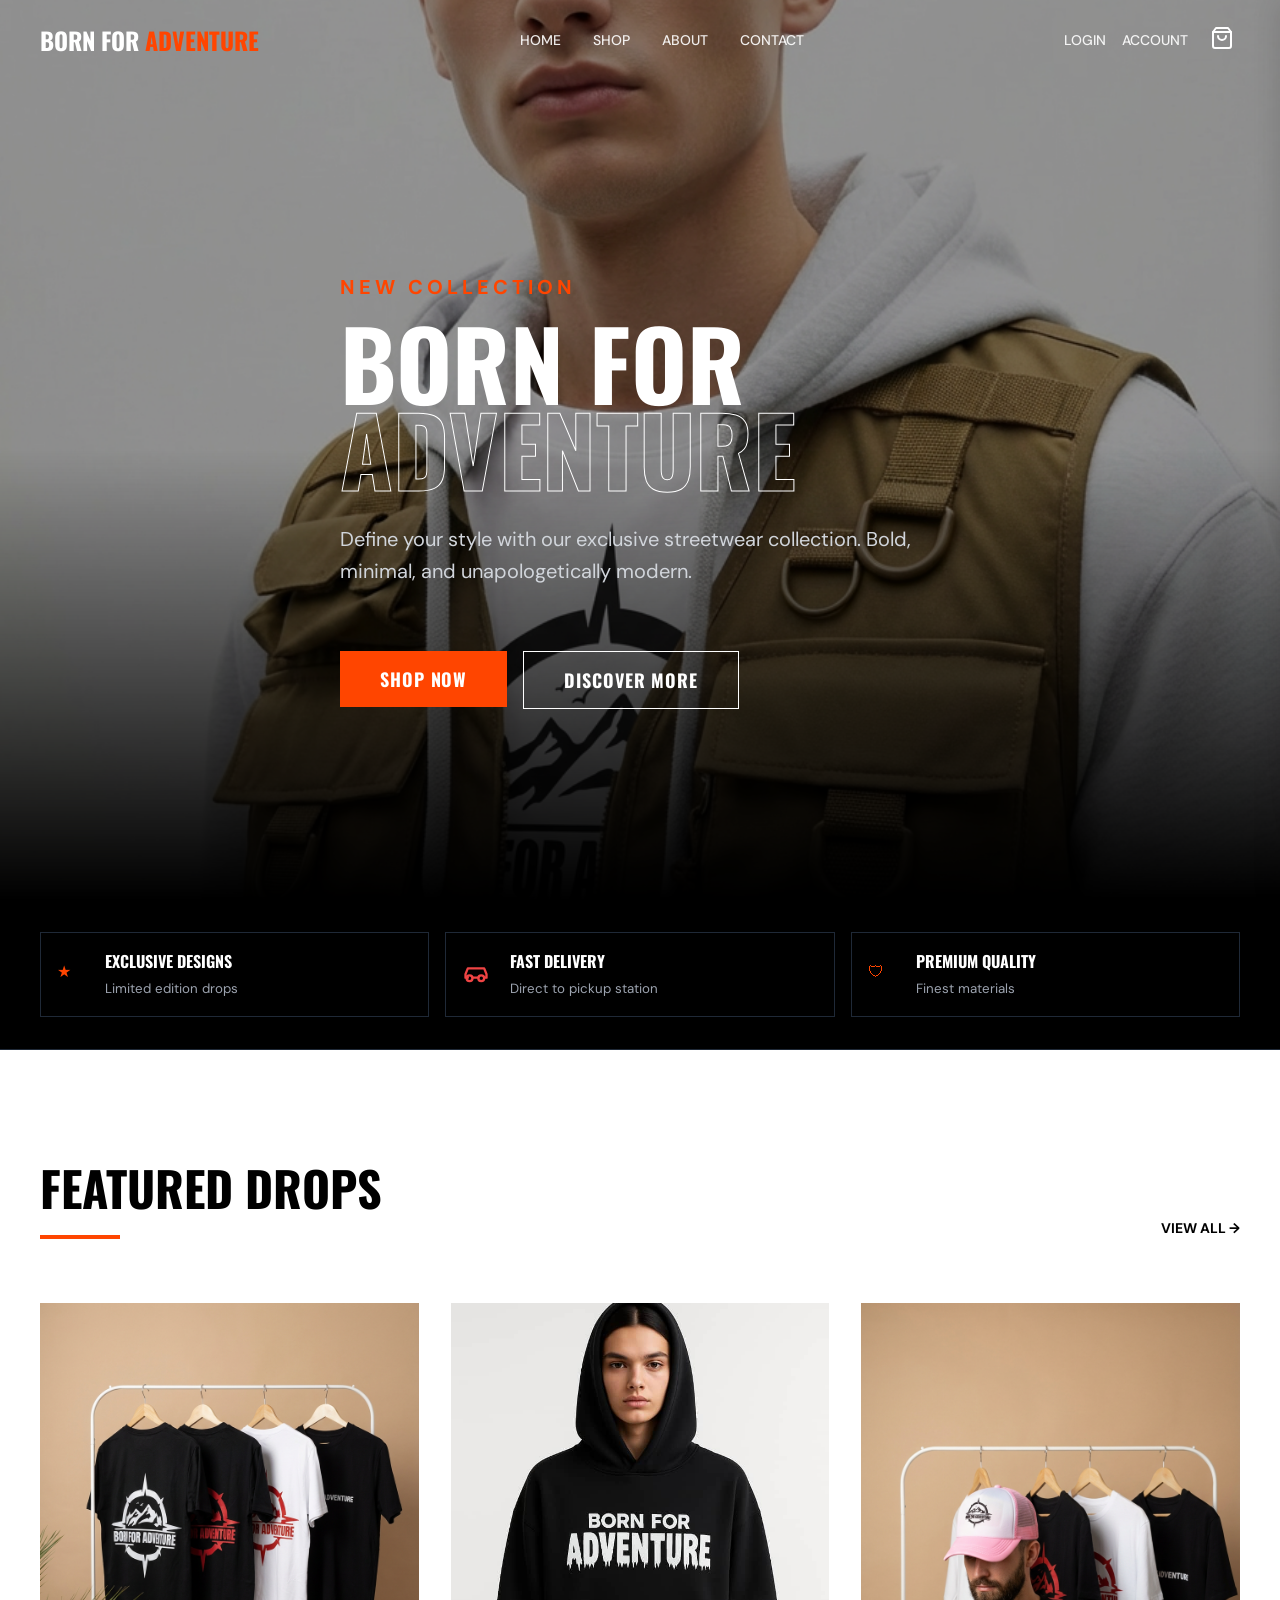
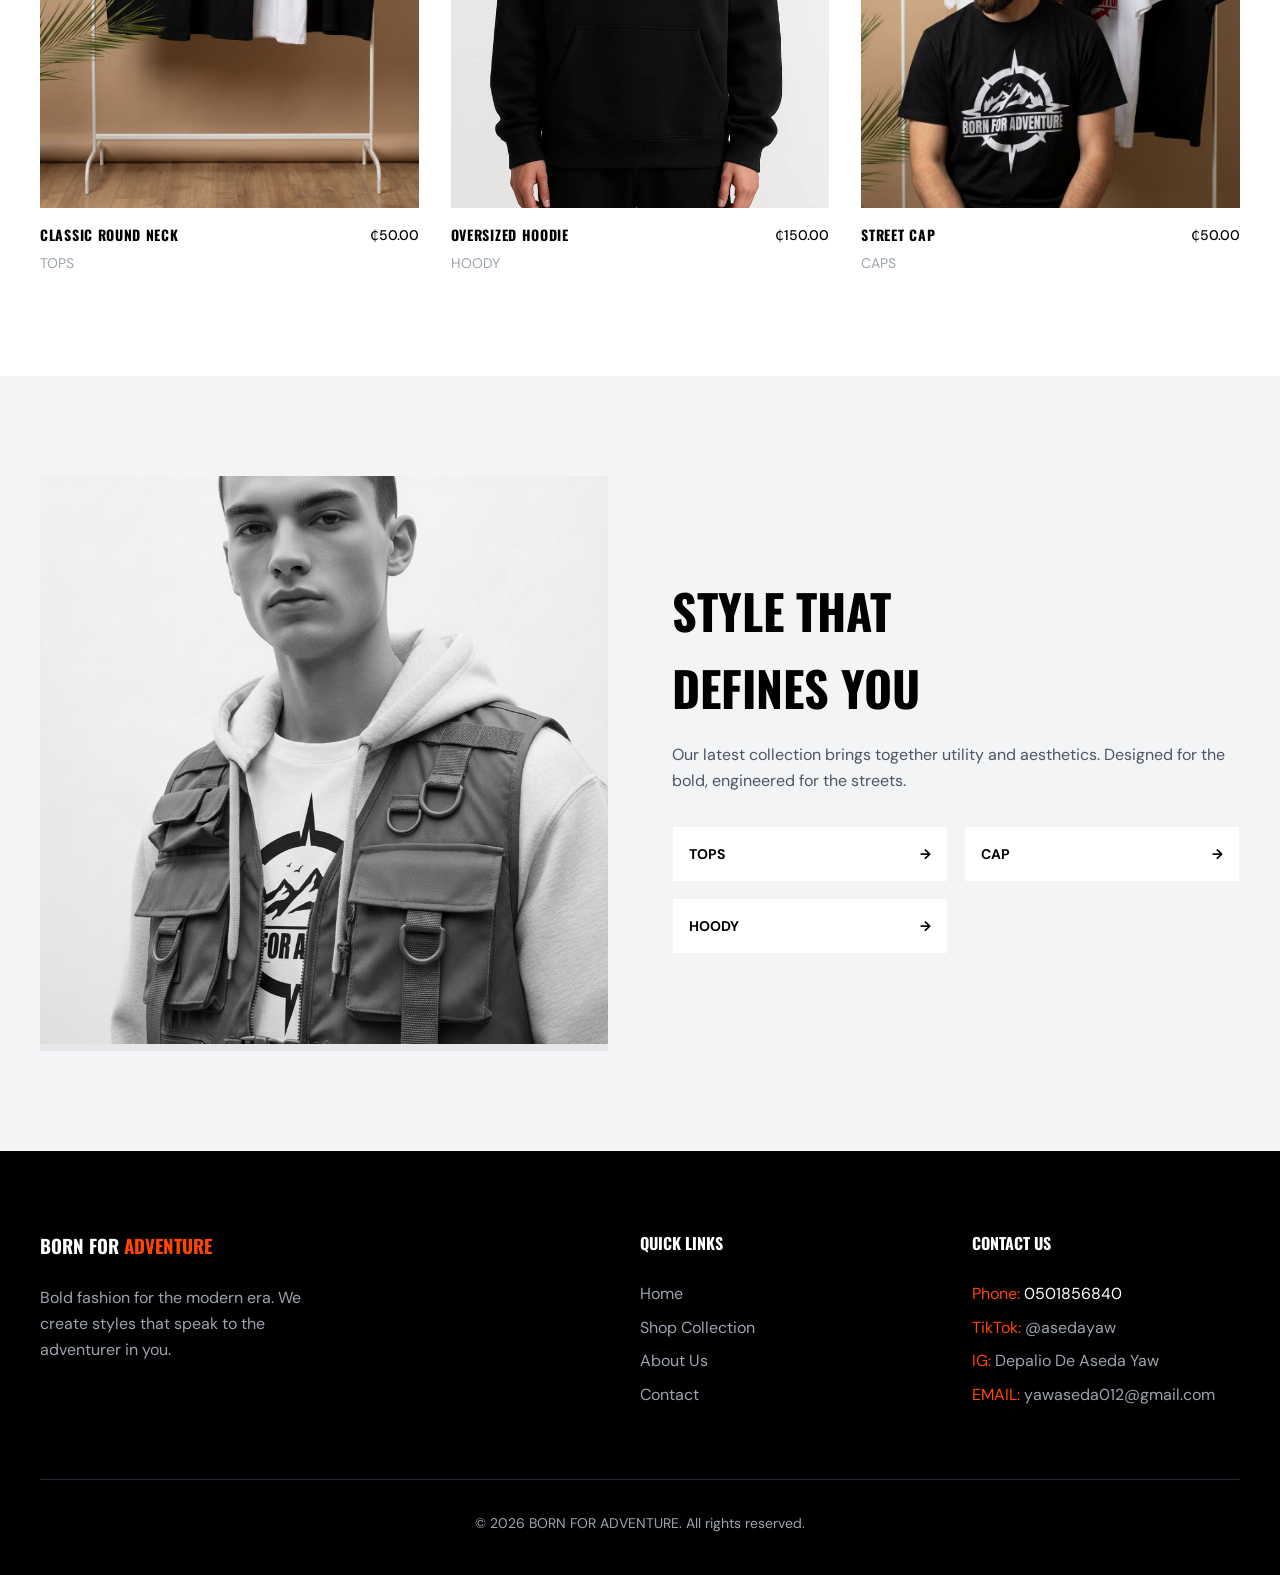
<file: index.html>
<!DOCTYPE html>
<html lang="en">
<head>
    <meta charset="UTF-8">
    <meta name="viewport" content="width=device-width, initial-scale=1.0">
    <meta property="og:title" content="BORN FOR ADVENTURE | Modern Fashion" />
    <meta property="og:description" content="Discover bold, modern fashion at BORN FOR ADVENTURE. Shop our exclusive collection of streetwear essentials." />
    <meta property="og:type" content="website" />
    <meta name="twitter:card" content="summary_large_image" />
    <meta name="twitter:title" content="BORN FOR ADVENTURE" />
    <meta name="twitter:description" content="Discover bold, modern fashion at BORN FOR ADVENTURE." />
    <title>BORN FOR ADVENTURE | Modern Fashion</title>
    <link rel="icon" type="image/png" href="/favicon.png" />
    
    <!-- Fonts -->
    <link rel="preconnect" href="https://fonts.googleapis.com">
    <link rel="preconnect" href="https://fonts.gstatic.com" crossorigin>
    <link href="https://fonts.googleapis.com/css2?family=DM+Sans:ital,opsz,wght@0,9..40,100..1000;1,9..40,100..1000&family=Oswald:wght@200..700&display=swap" rel="stylesheet">
    
    <!-- CSS -->
    <link rel="stylesheet" href="css/style.css">
</head>
<body>
    <!-- Navigation -->
    <nav class="navbar">
        <div class="navbar-container">
            <button class="mobile-menu-btn">☰</button>
            <a href="index.html" class="logo">Born For <span class="text-accent">Adventure</span></a>
            <div class="nav-links">
                <a href="index.html" class="nav-link">Home</a>
                <a href="shop.html" class="nav-link">Shop</a>
                <a href="about.html" class="nav-link">About</a>
                <a href="contact.html" class="nav-link">Contact</a>
            </div>
            <div class="nav-actions">
                <a href="login.html" class="nav-link">Login</a>
                <a href="account.html" class="nav-link">Account</a>
                <button class="cart-btn">
                    <svg xmlns="http://www.w3.org/2000/svg" width="24" height="24" viewBox="0 0 24 24" fill="none" stroke="currentColor" stroke-width="2" stroke-linecap="round" stroke-linejoin="round"><path d="M6 2 3 6v14a2 2 0 0 0 2 2h14a2 2 0 0 0 2-2V6l-3-4Z"/><path d="M3 6h18"/><path d="M16 10a4 4 0 0 1-8 0"/></svg>
                    <span class="cart-count">0</span>
                </button>
            </div>
        </div>
    </nav>

    <!-- Cart Drawer -->
    <div class="cart-overlay"></div>
    <div class="cart-drawer">
        <div class="cart-header">
            <h3>Your Cart</h3>
            <button class="close-cart-btn" style="border:none; background:none; cursor:pointer; font-size:1.5rem;">✕</button>
        </div>
        <div class="cart-items cart-items-list">
            <!-- Items injected via JS -->
        </div>
        <div class="cart-footer">
            <div style="display:flex; justify-content:space-between; margin-bottom:16px; font-weight:700; text-transform:uppercase;">
                <span>Subtotal</span>
                <span class="cart-total-amount">?0.00</span>
            </div>
            <button class="btn btn-primary btn-block" style="margin-bottom:12px;">Checkout Now</button>
            <button class="btn btn-outline btn-block continue-shopping" style="border-color:black; color:black;">Continue Shopping</button>
        </div>
    </div>
    <!-- Hero Section -->
    <header class="hero">
        <div class="hero-bg">
            <img src="images/image.jpg" alt="Hero">
        </div>
        <div class="hero-overlay"></div>
        <div class="container hero-content">
            <div class="fade-in-up">
                <span class="hero-subtitle">New Collection</span>
                <h1 class="hero-title">Born For <br><span class="text-stroke">Adventure</span></h1>
                <p class="hero-desc">Define your style with our exclusive streetwear collection. Bold, minimal, and unapologetically modern.</p>
                <div class="hero-btns">
                    <a href="shop.html" class="btn btn-primary">Shop Now</a>
                    <a href="about.html" class="btn btn-outline">Discover More</a>
                </div>
            </div>
        </div>
    </header>
    <!-- Features -->
    <div class="features-strip">
        <div class="container">
            <div class="features-grid">
                <div class="feature-item">
                    <div class="feature-icon">★</div>
                    <div>
                        <h4>Exclusive Designs</h4>
                        <small style="color:#9ca3af">Limited edition drops</small>
                    </div>
                </div>
                <div class="feature-item">
                    <div class="feature-icon" style="color:#ef4444;">
                        <svg xmlns="http://www.w3.org/2000/svg" width="28" height="28" viewBox="0 0 24 24" fill="none" stroke="currentColor" stroke-width="2" stroke-linecap="round" stroke-linejoin="round" aria-label="Car delivery icon">
                            <path d="M14 16H9m10 0h2v-3l-2-5H5l-2 5v3h2" />
                            <circle cx="6.5" cy="16.5" r="2.5" />
                            <circle cx="16.5" cy="16.5" r="2.5" />
                        </svg>
                    </div>
                    <div>
                        <h4>Fast Delivery</h4>
                        <small style="color:#9ca3af">Direct to pickup station</small>
                    </div>
                </div>
                <div class="feature-item">
                    <div class="feature-icon">🛡</div>
                    <div>
                        <h4>Premium Quality</h4>
                        <small style="color:#9ca3af">Finest materials</small>
                    </div>
                </div>
            </div>
        </div>
    </div>
    <!-- Featured Products -->
    <section class="section">
        <div class="container">
            <div class="section-header">
                <div>
                    <h2 class="section-title">Featured Drops</h2>
                    <div class="section-line"></div>
                </div>
                <a href="shop.html" style="font-weight:700; text-transform:uppercase; font-size:0.875rem;">View All →</a>
            </div>
            <div class="grid-3" id="featured-products">
                <!-- Products injected via JS -->
            </div>
        </div>
    </section>
    <!-- CTA Section -->
    <section class="section cta-section">
        <div class="container">
            <div class="cta-grid">
                <div class="cta-image">
                    <img src="images/image.jpg" alt="Lifestyle">
                </div>
                <div>
                    <h2 class="section-title">Style That <br> Defines You</h2>
                    <p style="color:#4b5563; margin-bottom:32px;">Our latest collection brings together utility and aesthetics. Designed for the bold, engineered for the streets.</p>
                    <div class="cta-list">
                        <a href="shop.html?category=tops" class="cta-item"><span>Tops</span> <span>→</span></a>
                        <a href="shop.html?category=cap" class="cta-item"><span>Cap</span> <span>→</span></a>
                        <a href="shop.html?category=hoody" class="cta-item"><span>Hoody</span> <span>→</span></a>
                    </div>
                </div>
            </div>
        </div>
    </section>
    <!-- Footer -->
    <footer class="footer">
        <div class="container">
            <div class="footer-grid">
                <div>
                    <h3 style="margin-bottom:24px;">Born For <span class="text-accent">Adventure</span></h3>
                    <p style="color:#9ca3af; max-width:300px;">Bold fashion for the modern era. We create styles that speak to the adventurer in you.</p>
                </div>
                <div>
                    <h4 style="margin-bottom:24px;">Quick Links</h4>
                    <ul class="footer-links">
                        <li><a href="index.html">Home</a></li>
                        <li><a href="shop.html">Shop Collection</a></li>
                        <li><a href="about.html">About Us</a></li>
                        <li><a href="contact.html">Contact</a></li>
                    </ul>
                </div>
                <div>
                    <h4 style="margin-bottom:24px;">Contact Us</h4>
                    <ul class="footer-links">
                        <li><span class="text-accent">Phone:</span> 0501856840</li>
                        <a href="https://www.tiktok.com/@asedayaw">
                        <li><span class="text-accent">TikTok:</span> @asedayaw</li>
                        </a>
                        <a href="https://www.instagram.com/depalio_de_aseda_yaw/">  
                        <li><span class="text-accent">IG:</span> Depalio De Aseda Yaw</li>
                        </a>
                        <span class="text-accent">EMAIL:</span>
                        <a href="https://mail.google.com/mail/?view=cm&fs=1&to=yawaseda012@gmail.com"
                            target="_blank">yawaseda012@gmail.com
                        </a>
                    </ul>
                </div>
            </div>
            <div class="footer-bottom">
                &copy; 2026 BORN FOR ADVENTURE. All rights reserved.
            </div>
        </div>
    </footer>
    <!-- Scripts -->
    <script src="js/data.js"></script>
    <script src="js/utils.js"></script>
    <script src="js/auth.js"></script>
    <script src="js/script.js"></script>
</body>
</html>
</file>
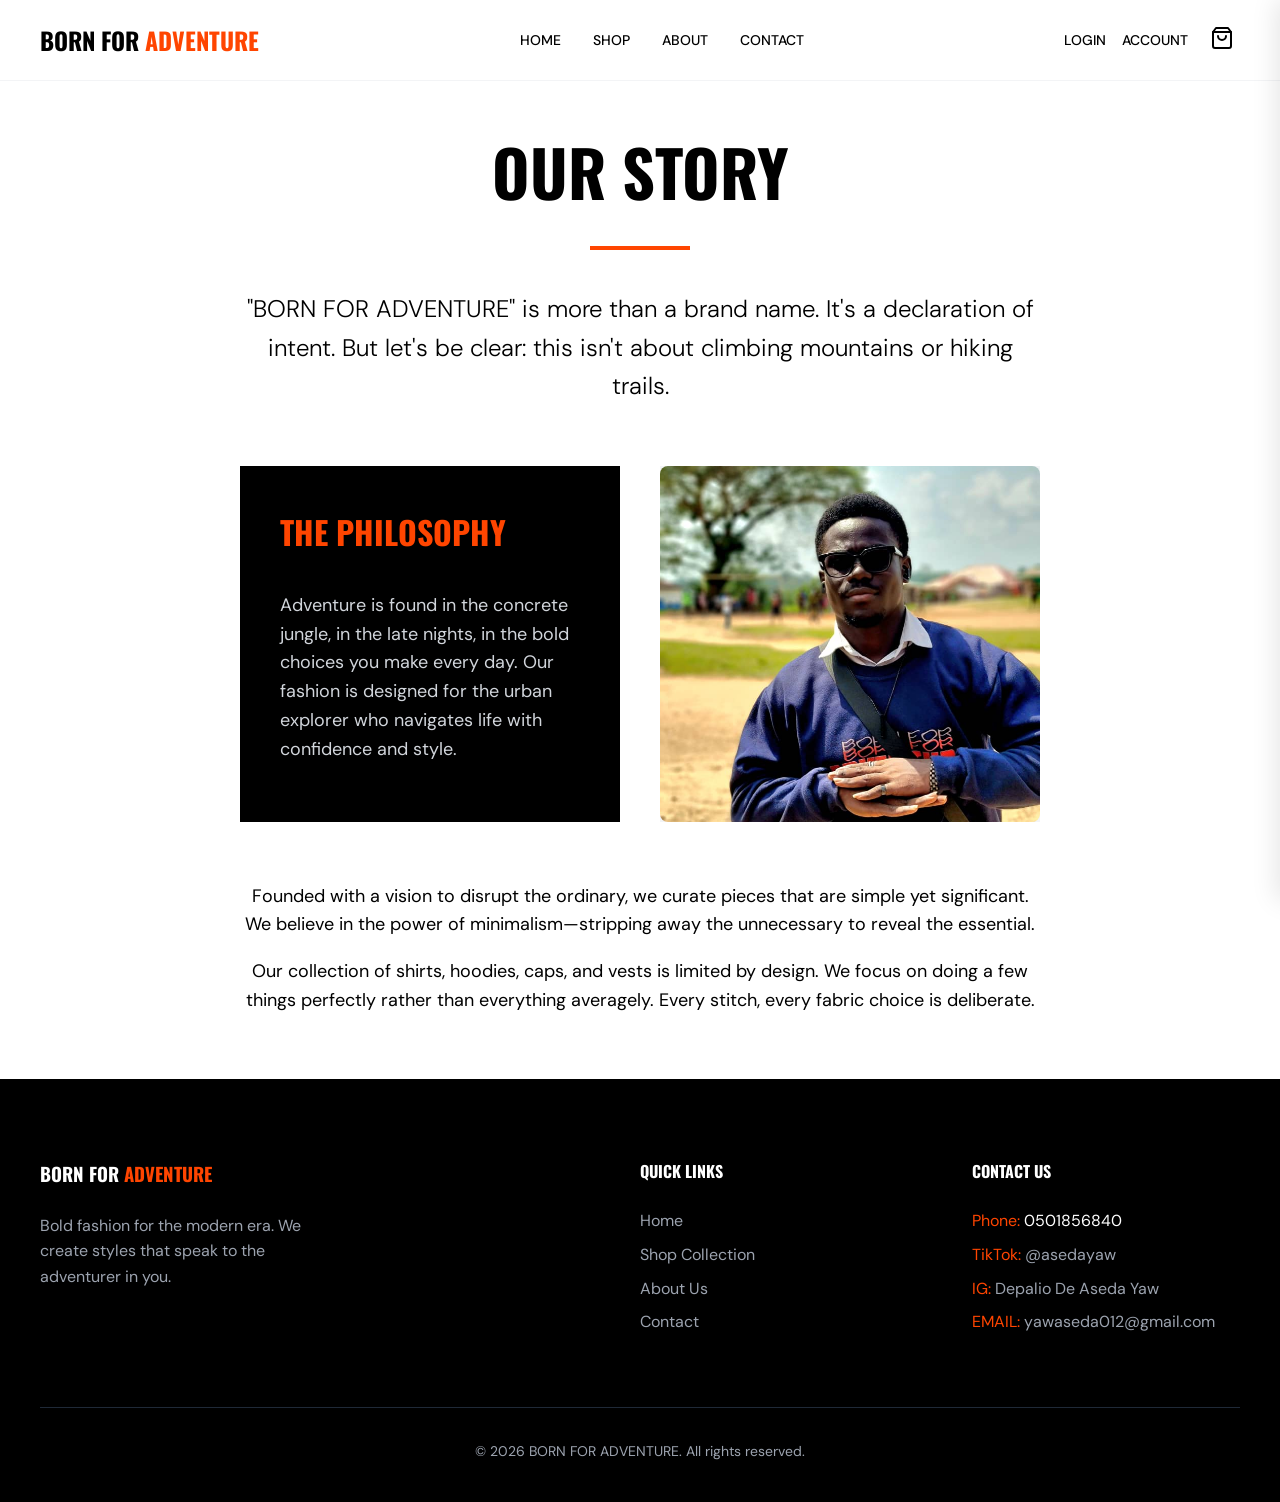
<file: about.html>
<!DOCTYPE html>
<html lang="en">
<head>
    <meta charset="UTF-8">
    <meta name="viewport" content="width=device-width, initial-scale=1.0">
    <title>About Us | BORN FOR ADVENTURE</title>
    <link rel="icon" type="image/png" href="/favicon.png" />
    <link rel="preconnect" href="https://fonts.googleapis.com">
    <link rel="preconnect" href="https://fonts.gstatic.com" crossorigin>
    <link href="https://fonts.googleapis.com/css2?family=DM+Sans:ital,opsz,wght@0,9..40,100..1000;1,9..40,100..1000&family=Oswald:wght@200..700&display=swap" rel="stylesheet">
    <link rel="stylesheet" href="css/style.css">
</head>
<body class="light-page">

    <nav class="navbar">
        <div class="navbar-container">
            <button class="mobile-menu-btn">☰</button>
            <a href="index.html" class="logo">Born For <span class="text-accent">Adventure</span></a>
            <div class="nav-links">
                <a href="index.html" class="nav-link">Home</a>
                <a href="shop.html" class="nav-link">Shop</a>
                <a href="about.html" class="nav-link">About</a>
                <a href="contact.html" class="nav-link">Contact</a>
            </div>
            <div class="nav-actions">
                <a href="login.html" class="nav-link">Login</a>
                <a href="account.html" class="nav-link">Account</a>
                <button class="cart-btn">
                    <svg xmlns="http://www.w3.org/2000/svg" width="24" height="24" viewBox="0 0 24 24" fill="none" stroke="currentColor" stroke-width="2" stroke-linecap="round" stroke-linejoin="round"><path d="M6 2 3 6v14a2 2 0 0 0 2 2h14a2 2 0 0 0 2-2V6l-3-4Z"/><path d="M3 6h18"/><path d="M16 10a4 4 0 0 1-8 0"/></svg>
                    <span class="cart-count">0</span>
                </button>
            </div>
        </div>
    </nav>

    <div class="cart-overlay"></div>
    <div class="cart-drawer">
        <div class="cart-header">
            <h3>Your Cart</h3>
            <button class="close-cart-btn" style="border:none; background:none; cursor:pointer; font-size:1.5rem;">✕</button>
        </div>
        <div class="cart-items cart-items-list"></div>
        <div class="cart-footer">
            <div style="display:flex; justify-content:space-between; margin-bottom:16px; font-weight:700; text-transform:uppercase;">
                <span>Subtotal</span>
                <span class="cart-total-amount">?0.00</span>
            </div>
            <button class="btn btn-primary btn-block" style="margin-bottom:12px;">Checkout Now</button>
            <button class="btn btn-outline btn-block continue-shopping" style="border-color:black; color:black;">Continue Shopping</button>
        </div>
    </div>

    <div class="about-hero">
        <div class="container">
            <h1 style="font-size:4rem; margin-bottom:24px;">Our Story</h1>
            <div style="width:100px; height:4px; background:var(--color-accent); margin:0 auto 40px;"></div>
            <div class="prose">
                <p style="font-size:1.5rem; font-weight:300; margin-bottom:60px;">"BORN FOR ADVENTURE" is more than a brand name. It's a declaration of intent. But let's be clear: this isn't about climbing mountains or hiking trails.</p>
                
                <div style="display:grid; grid-template-columns:1fr 1fr; gap:40px; margin-bottom:60px; text-align:left;">
                    <div style="background:black; color:white; padding:40px; display:flex; flex-direction:column; justify-content:center;">
                        <h3 style="color:var(--color-accent); font-size:2rem; margin-bottom:16px;">The Philosophy</h3>
                        <p style="color:#d1d5db;">Adventure is found in the concrete jungle, in the late nights, in the bold choices you make every day. Our fashion is designed for the urban explorer who navigates life with confidence and style.</p>
                    </div>
                    <div style="background:#f3f4f6; min-height:300px; position:relative;">
                        <img src="images/Godfred.jpeg" alt="CEO of Born for Adventure" style="position:absolute; inset:0; width:100%; height:100%; object-fit:cover; border-radius:8px;">
                    </div>
                </div>

                <p>Founded with a vision to disrupt the ordinary, we curate pieces that are simple yet significant. We believe in the power of minimalism—stripping away the unnecessary to reveal the essential.</p>
                <p>Our collection of shirts, hoodies, caps, and vests is limited by design. We focus on doing a few things perfectly rather than everything averagely. Every stitch, every fabric choice is deliberate.</p>
            </div>
        </div>
    </div>

    <footer class="footer">
        <div class="container">
            <div class="footer-grid">
                <div>
                    <h3 style="margin-bottom:24px;">Born For <span class="text-accent">Adventure</span></h3>
                    <p style="color:#9ca3af; max-width:300px;">Bold fashion for the modern era. We create styles that speak to the adventurer in you.</p>
                </div>
                <div>
                    <h4 style="margin-bottom:24px;">Quick Links</h4>
                    <ul class="footer-links">
                        <li><a href="index.html">Home</a></li>
                        <li><a href="shop.html">Shop Collection</a></li>
                        <li><a href="about.html">About Us</a></li>
                        <li><a href="contact.html">Contact</a></li>
                    </ul>
                </div>
                <div>
                    <h4 style="margin-bottom:24px;">Contact Us</h4>
                    <ul class="footer-links">
                         <li><span class="text-accent">Phone:</span> 0501856840</li>
                        <a href="https://www.tiktok.com/@asedayaw">
                        <li><span class="text-accent">TikTok:</span> @asedayaw</li>
                        </a>
                        <a href="https://www.instagram.com/depalio_de_aseda_yaw/">  
                        <li><span class="text-accent">IG:</span> Depalio De Aseda Yaw</li>
                        </a>
                        <span class="text-accent">EMAIL:</span>
                        <a href="https://mail.google.com/mail/?view=cm&fs=1&to=yawaseda012@gmail.com"
                            target="_blank">yawaseda012@gmail.com
                        </a>
                    </ul>
                </div>
            </div>
            <div class="footer-bottom">
                &copy; 2026 BORN FOR ADVENTURE. All rights reserved.
            </div>
        </div>
    </footer>

    <script src="js/data.js"></script>
    <script src="js/utils.js"></script>
    <script src="js/script.js"></script>
</body>
</html>
</file>
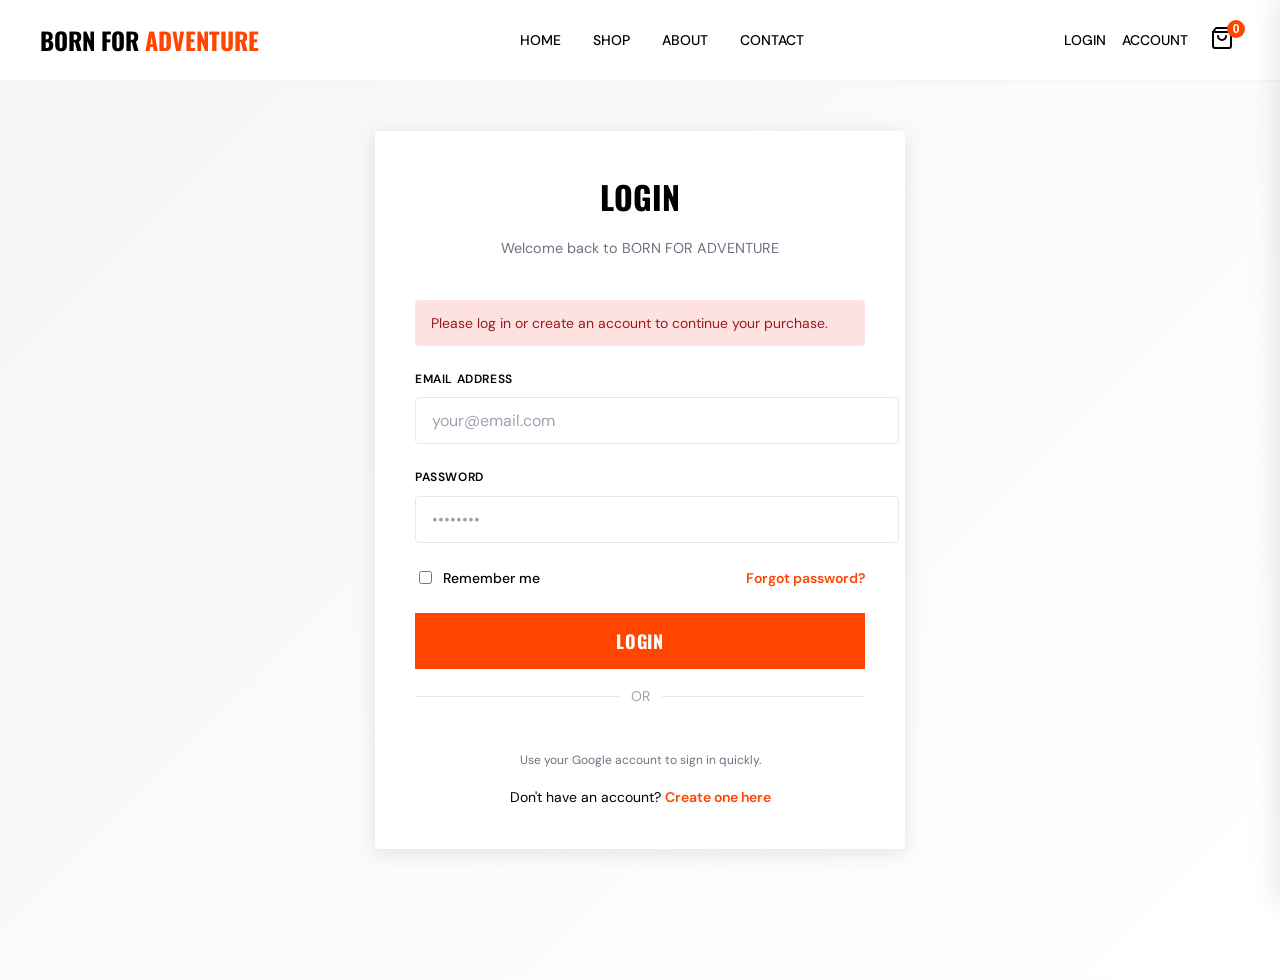
<file: account.html>
<!DOCTYPE html>
<html lang="en">
<head>
    <meta charset="UTF-8">
    <meta name="viewport" content="width=device-width, initial-scale=1.0">
    <title>My Account | BORN FOR ADVENTURE</title>
    <link rel="icon" type="image/png" href="/favicon.png" />
    <link rel="preconnect" href="https://fonts.googleapis.com">
    <link rel="preconnect" href="https://fonts.gstatic.com" crossorigin>
    <link href="https://fonts.googleapis.com/css2?family=DM+Sans:ital,opsz,wght@0,9..40,100..1000;1,9..40,100..1000&family=Oswald:wght@200..700&display=swap" rel="stylesheet">
    <link rel="stylesheet" href="css/style.css">
    <link rel="stylesheet" href="css/account.css">
</head>
<body class="light-page" id="account-page">

    <nav class="navbar">
        <div class="navbar-container">
            <button class="mobile-menu-btn">☰</button>
            <a href="index.html" class="logo">Born For <span class="text-accent">Adventure</span></a>
            <div class="nav-links">
                <a href="index.html" class="nav-link">Home</a>
                <a href="shop.html" class="nav-link">Shop</a>
                <a href="about.html" class="nav-link">About</a>
                <a href="contact.html" class="nav-link">Contact</a>
            </div>
            <div class="nav-actions">
                <a href="login.html" class="nav-link">Login</a>
                <a href="account.html" class="nav-link">Account</a>
                <button class="cart-btn">
                    <svg xmlns="http://www.w3.org/2000/svg" width="24" height="24" viewBox="0 0 24 24" fill="none" stroke="currentColor" stroke-width="2" stroke-linecap="round" stroke-linejoin="round"><path d="M6 2 3 6v14a2 2 0 0 0 2 2h14a2 2 0 0 0 2-2V6l-3-4Z"/><path d="M3 6h18"/><path d="M16 10a4 4 0 0 1-8 0"/></svg>
                    <span class="cart-count">0</span>
                </button>
            </div>
        </div>
    </nav>

    <div class="cart-overlay"></div>
    <div class="cart-drawer">
        <div class="cart-header">
            <h3>Your Cart</h3>
            <button class="close-cart-btn" style="border:none; background:none; cursor:pointer; font-size:1.5rem;">✕</button>
        </div>
        <div class="cart-items cart-items-list"></div>
        <div class="cart-footer">
            <div style="display:flex; justify-content:space-between; margin-bottom:16px; font-weight:700; text-transform:uppercase;">
                <span>Subtotal</span>
                <span class="cart-total-amount">?0.00</span>
            </div>
            <button class="btn btn-primary btn-block" style="margin-bottom:12px;">Checkout Now</button>
            <button class="btn btn-outline btn-block continue-shopping" style="border-color:black; color:black;">Continue Shopping</button>
        </div>
    </div>

    <div class="container">
        <div class="dashboard-container">
            <!-- Sidebar Navigation -->
            <div class="dashboard-sidebar">
                <div class="dashboard-nav">
                    <a href="#" class="nav-item active" data-section="overview">Overview</a>
                    <a href="#" class="nav-item" data-section="orders">My Orders</a>
                    <a href="#" class="nav-item" data-section="profile">Profile Settings</a>
                    <button class="nav-item" onclick="logout()" style="color: #ef4444;">Logout</button>
                </div>
            </div>

            <!-- Main Content -->
            <div class="dashboard-content">
                <!-- Overview Section -->
                <div id="overview" class="dashboard-section active">
                    <h2 class="section-title">Welcome Back!</h2>
                    <div class="user-info">
                        <div class="info-item">
                            <label>Name</label>
                            <p id="overview-name">-</p>
                        </div>
                        <div class="info-item">
                            <label>Email</label>
                            <p id="overview-email">-</p>
                        </div>
                        <div class="info-item">
                            <label>Member Since</label>
                            <p id="overview-member-date">-</p>
                        </div>
                        <div class="info-item">
                            <label>Total Orders</label>
                            <p id="overview-total-orders">-</p>
                        </div>
                    </div>

                    <div style="background: #eff6ff; border-left: 4px solid var(--color-accent); padding: 16px; border-radius: 4px; margin-top: 32px;">
                        <p style="margin: 0; color: #1e40af;">Start shopping now and explore our exclusive collection of streetwear. <a href="shop.html" style="color: var(--color-accent); font-weight: 600; text-decoration: none;">Browse Shop →</a></p>
                    </div>
                </div>

                <!-- Orders Section -->
                <div id="orders" class="dashboard-section">
                    <h2 class="section-title">My Orders</h2>
                    <div id="orders-container"></div>
                </div>

                <!-- Profile Settings Section -->
                <div id="profile" class="dashboard-section">
                    <h2 class="section-title">Profile Settings</h2>
                    <div class="error-message" id="profile-message" style="margin-bottom:24px; display:none;"></div>
                    <form id="profile-form" style="max-width: 500px;">
                        <div class="form-group">
                            <label for="profile-name">Full Name</label>
                            <input type="text" id="profile-name" name="name" required>
                        </div>

                        <div class="form-group">
                            <label for="profile-email">Email Address</label>
                            <input type="email" id="profile-email" name="email" required>
                        </div>

                        <div class="form-group">
                            <label for="profile-phone">Phone Number</label>
                            <input type="tel" id="profile-phone" name="phone">
                        </div>

                        <div style="margin-top: 32px; padding-top: 24px; border-top: 1px solid #e5e7eb;">
                            <h3 style="font-size: 1rem; font-weight: 700; text-transform: uppercase; margin-bottom: 16px;">Change Password</h3>
                            
                            <div class="form-group">
                                <label for="current-password">Current Password</label>
                                <input type="password" id="current-password" name="current-password" placeholder="••••••••">
                            </div>

                            <div class="form-group">
                                <label for="new-password">New Password</label>
                                <input type="password" id="new-password" name="new-password" placeholder="••••••••">
                            </div>

                            <div class="form-group">
                                <label for="confirm-new-password">Confirm New Password</label>
                                <input type="password" id="confirm-new-password" name="confirm-new-password" placeholder="••••••••">
                            </div>
                        </div>

                        <button type="submit" class="btn btn-primary">Save Changes</button>
                    </form>
                </div>
            </div>
        </div>
    </div>

    <footer class="footer">
        <div class="container">
            <div class="footer-grid">
                <div>
                    <h3 style="margin-bottom:24px;">Born For <span class="text-accent">Adventure</span></h3>
                    <p style="color:#9ca3af; max-width:300px;">Bold fashion for the modern era. We create styles that speak to the adventurer in you.</p>
                </div>
                <div>
                    <h4 style="margin-bottom:24px;">Quick Links</h4>
                    <ul class="footer-links">
                        <li><a href="index.html">Home</a></li>
                        <li><a href="shop.html">Shop Collection</a></li>
                        <li><a href="about.html">About Us</a></li>
                        <li><a href="contact.html">Contact</a></li>
                    </ul>
                </div>
                <div>
                    <h4 style="margin-bottom:24px;">Contact Us</h4>
                    <ul class="footer-links">
                        <li><span class="text-accent">Phone:</span> 0501856840</li>
                        <li><span class="text-accent">TikTok:</span> <a href="https://www.tiktok.com/@asedayaw">@asedayaw</a></li>
                        <li><span class="text-accent">IG:</span> <a href="https://www.instagram.com/depalio_de_aseda_yaw/">Depalio De Aseda Yaw</a></li>
                        <li><span class="text-accent">EMAIL:</span> <a href="https://mail.google.com/mail/?view=cm&fs=1&to=yawaseda012@gmail.com" target="_blank">yawaseda012@gmail.com</a></li>
                    </ul>
                </div>
            </div>
            <div class="footer-bottom">
                &copy; 2026 BORN FOR ADVENTURE. All rights reserved.
            </div>
        </div>
    </footer>

    <script src="js/account.js"></script>
    <script src="js/utils.js"></script>
    <script src="js/auth.js"></script>
</body>
</html>
</file>
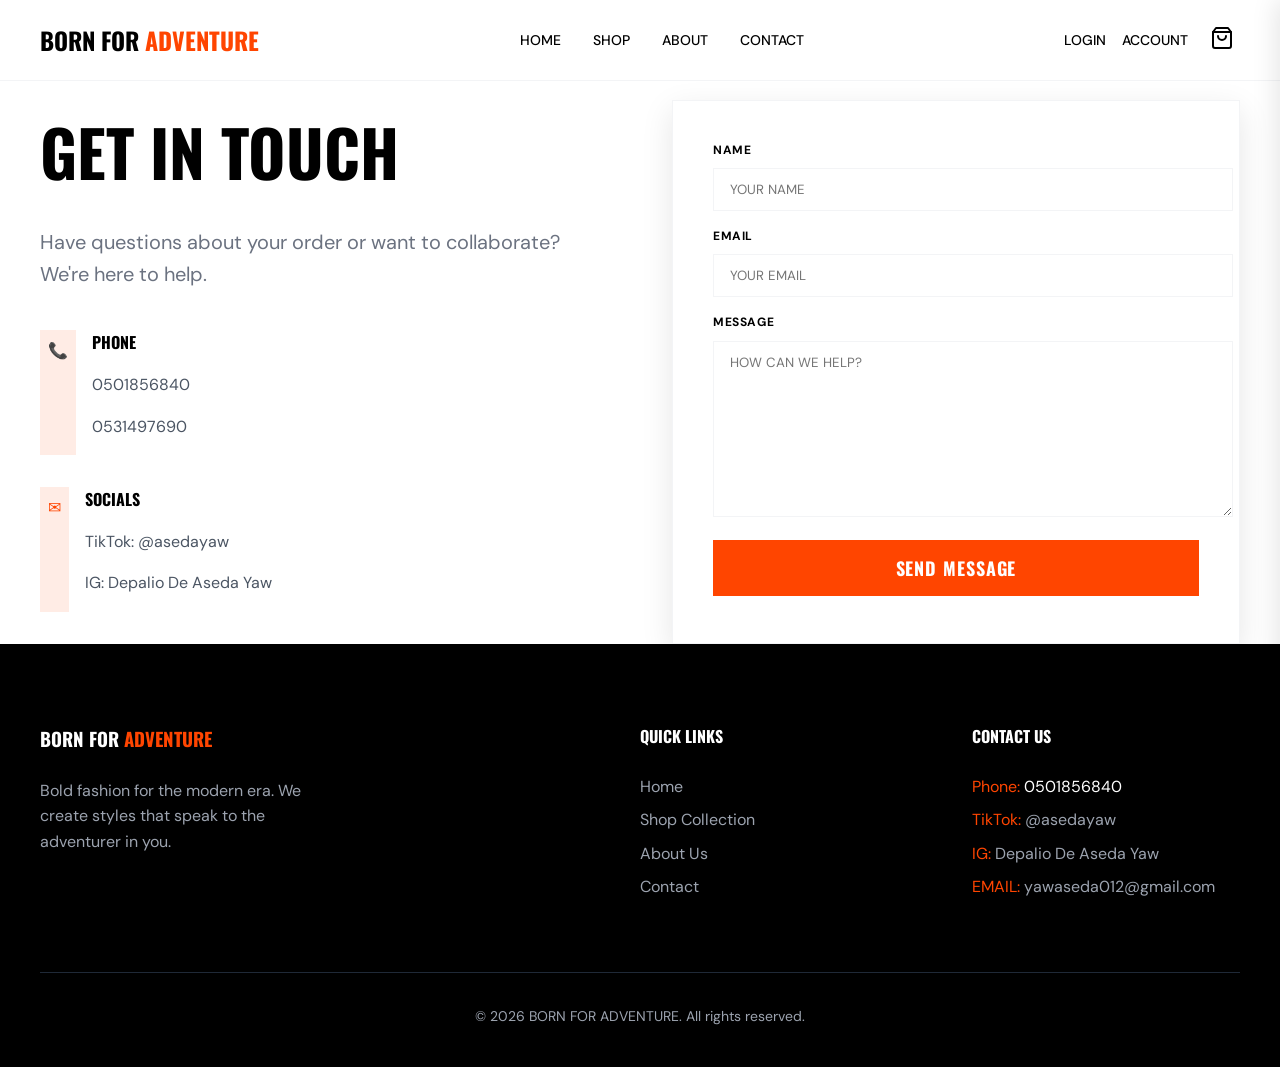
<file: contact.html>
<!DOCTYPE html>
<html lang="en">
<head>
    <meta charset="UTF-8">
    <meta name="viewport" content="width=device-width, initial-scale=1.0">
    <title>Contact | BORN FOR ADVENTURE</title>
    <link rel="icon" type="image/png" href="/favicon.png" />
    <link rel="preconnect" href="https://fonts.googleapis.com">
    <link rel="preconnect" href="https://fonts.gstatic.com" crossorigin>
    <link href="https://fonts.googleapis.com/css2?family=DM+Sans:ital,opsz,wght@0,9..40,100..1000;1,9..40,100..1000&family=Oswald:wght@200..700&display=swap" rel="stylesheet">
    <link rel="stylesheet" href="css/style.css">
</head>
<body class="light-page">

    <nav class="navbar">
        <div class="navbar-container">
            <button class="mobile-menu-btn">☰</button>
            <a href="index.html" class="logo">Born For <span class="text-accent">Adventure</span></a>
            <div class="nav-links">
                <a href="index.html" class="nav-link">Home</a>
                <a href="shop.html" class="nav-link">Shop</a>
                <a href="about.html" class="nav-link">About</a>
                <a href="contact.html" class="nav-link">Contact</a>
            </div>
            <div class="nav-actions">
                <a href="login.html" class="nav-link">Login</a>
                <a href="account.html" class="nav-link">Account</a>
                <button class="cart-btn">
                    <svg xmlns="http://www.w3.org/2000/svg" width="24" height="24" viewBox="0 0 24 24" fill="none" stroke="currentColor" stroke-width="2" stroke-linecap="round" stroke-linejoin="round"><path d="M6 2 3 6v14a2 2 0 0 0 2 2h14a2 2 0 0 0 2-2V6l-3-4Z"/><path d="M3 6h18"/><path d="M16 10a4 4 0 0 1-8 0"/></svg>
                    <span class="cart-count">0</span>
                </button>
            </div>
        </div>
    </nav>

    <div class="cart-overlay"></div>
    <div class="cart-drawer">
        <div class="cart-header">
            <h3>Your Cart</h3>
            <button class="close-cart-btn" style="border:none; background:none; cursor:pointer; font-size:1.5rem;">✕</button>
        </div>
        <div class="cart-items cart-items-list"></div>
        <div class="cart-footer">
            <div style="display:flex; justify-content:space-between; margin-bottom:16px; font-weight:700; text-transform:uppercase;">
                <span>Subtotal</span>
                <span class="cart-total-amount">?0.00</span>
            </div>
            <button class="btn btn-primary btn-block" style="margin-bottom:12px;">Checkout Now</button>
            <button class="btn btn-outline btn-block continue-shopping" style="border-color:black; color:black;">Continue Shopping</button>
        </div>
    </div>

    <div class="container">
        <div class="contact-grid">
            <div>
                <h1 style="font-size:4rem; margin-bottom:24px;">Get In Touch</h1>
                <p style="font-size:1.25rem; color:#6b7280; margin-bottom:40px;">Have questions about your order or want to collaborate? We're here to help.</p>
                
                <div class="contact-info-item">
                    <div class="icon-box">📞</div>
                    <div>
                        <h4 style="text-transform:uppercase; font-weight:700; margin-bottom:4px;">Phone</h4>
                        <p style="color:#4b5563;">0501856840</p>
                        <p style="color:#4b5563;">0531497690</p>
                    </div>
                </div>

                <div class="contact-info-item">
                    <div class="icon-box">✉</div>
                    <div>
                        <h4 style="text-transform:uppercase; font-weight:700; margin-bottom:4px;">Socials</h4>
                        <p style="color:#4b5563;">TikTok: @asedayaw</p>
                        <p style="color:#4b5563;">IG: Depalio De Aseda Yaw</p>
                    </div>
                </div>
            </div>

            <div style="background:white; padding:40px; box-shadow:0 10px 30px rgba(0,0,0,0.1); border:1px solid #f3f4f6;">
                <form id="contact-form">
                    <div class="form-group">
                        <label class="form-label" for="name">Name</label>
                        <input type="text" id="name" class="form-input" placeholder="YOUR NAME" required>
                    </div>
                    <div class="form-group">
                        <label class="form-label" for="email">Email</label>
                        <input type="email" id="email" class="form-input" placeholder="YOUR EMAIL" required>
                    </div>
                    <div class="form-group">
                        <label class="form-label" for="message">Message</label>
                        <textarea id="message" class="form-textarea" placeholder="HOW CAN WE HELP?" required></textarea>
                    </div>
                    <button type="submit" class="btn btn-primary btn-block">Send Message</button>
                </form>
            </div>
        </div>
    </div>

    <footer class="footer">
        <div class="container">
            <div class="footer-grid">
                <div>
                    <h3 style="margin-bottom:24px;">Born For <span class="text-accent">Adventure</span></h3>
                    <p style="color:#9ca3af; max-width:300px;">Bold fashion for the modern era. We create styles that speak to the adventurer in you.</p>
                </div>
                <div>
                    <h4 style="margin-bottom:24px;">Quick Links</h4>
                    <ul class="footer-links">
                        <li><a href="index.html">Home</a></li>
                        <li><a href="shop.html">Shop Collection</a></li>
                        <li><a href="about.html">About Us</a></li>
                        <li><a href="contact.html">Contact</a></li>
                    </ul>
                </div>
                <div>
                    <h4 style="margin-bottom:24px;">Contact Us</h4>
                    <ul class="footer-links">
                      <li><span class="text-accent">Phone:</span> 0501856840</li>
                        <a href="https://www.tiktok.com/@asedayaw">
                        <li><span class="text-accent">TikTok:</span> @asedayaw</li>
                        </a>
                        <a href="https://www.instagram.com/depalio_de_aseda_yaw/">  
                        <li><span class="text-accent">IG:</span> Depalio De Aseda Yaw</li>
                        </a>
                        <span class="text-accent">EMAIL:</span>
                        <a href="https://mail.google.com/mail/?view=cm&fs=1&to=yawaseda012@gmail.com"
                            target="_blank">yawaseda012@gmail.com
                        </a>   
                    </ul>
                </div>
            </div>
            <div class="footer-bottom">
                &copy; 2026 BORN FOR ADVENTURE. All rights reserved.
            </div>
        </div>
    </footer>

    <script src="js/data.js"></script>
    <script src="js/utils.js"></script>
    <script src="js/form.js"></script>
    <script src="js/script.js"></script>
</>
</html>
</file>
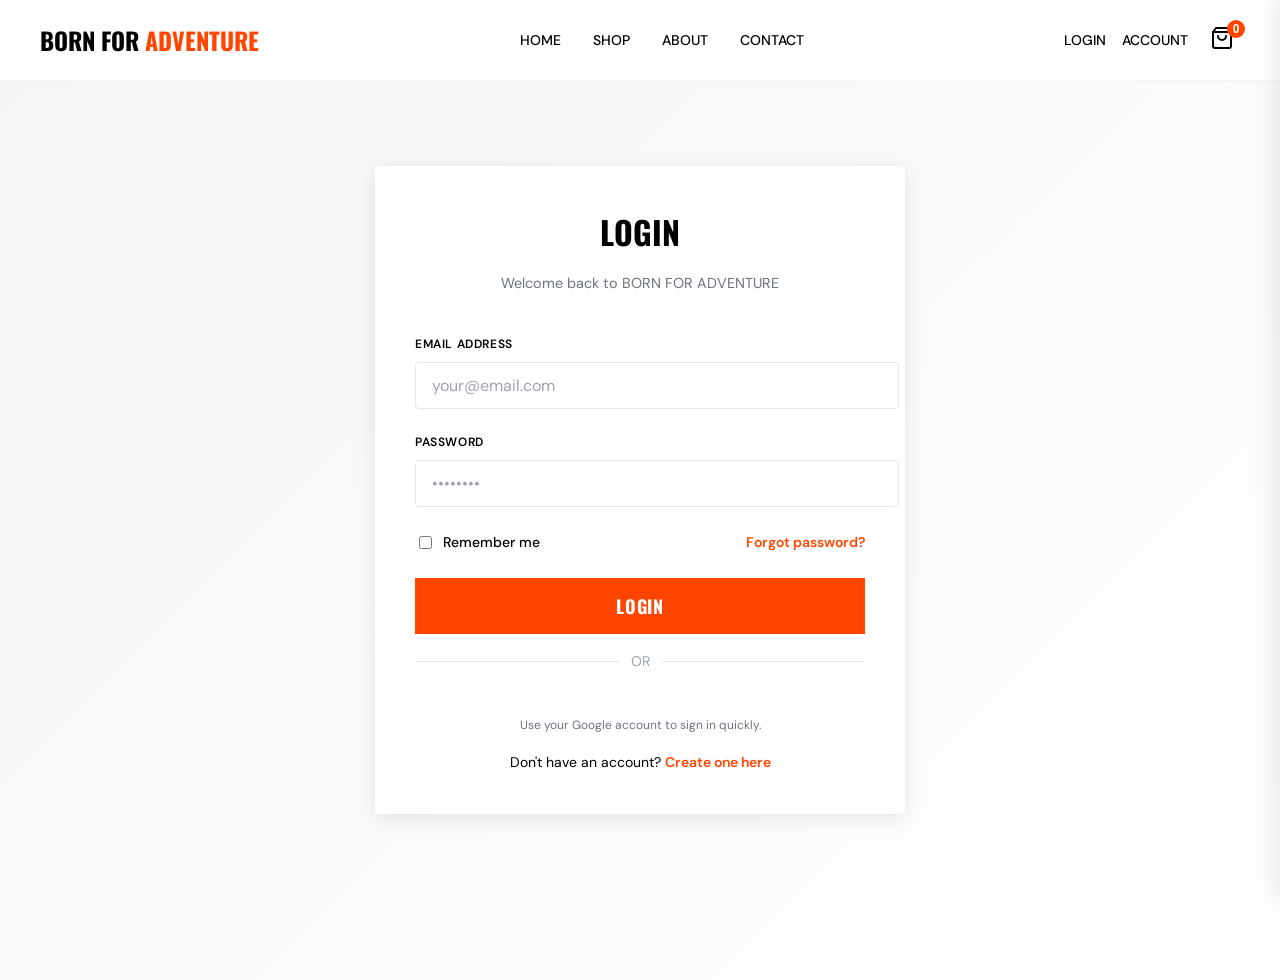
<file: login.html>
<!DOCTYPE html>
<html lang="en">
<head>
    <meta charset="UTF-8">
    <meta name="viewport" content="width=device-width, initial-scale=1.0">
    <title>Login | BORN FOR ADVENTURE</title>
    <link rel="icon" type="image/png" href="/favicon.png" />
    <link rel="preconnect" href="https://fonts.googleapis.com">
    <link rel="preconnect" href="https://fonts.gstatic.com" crossorigin>
    <link href="https://fonts.googleapis.com/css2?family=DM+Sans:ital,opsz,wght@0,9..40,100..1000;1,9..40,100..1000&family=Oswald:wght@200..700&display=swap" rel="stylesheet">
    <link rel="stylesheet" href="css/style.css">
    <link rel="stylesheet" href="css/login.css">
</head>
<body class="light-page">

    <nav class="navbar">
        <div class="navbar-container">
            <button class="mobile-menu-btn">☰</button>
            <a href="index.html" class="logo">Born For <span class="text-accent">Adventure</span></a>
            <div class="nav-links">
                <a href="index.html" class="nav-link">Home</a>
                <a href="shop.html" class="nav-link">Shop</a>
                <a href="about.html" class="nav-link">About</a>
                <a href="contact.html" class="nav-link">Contact</a>
            </div>
            <div class="nav-actions">
                <a href="login.html" class="nav-link">Login</a>
                <a href="account.html" class="nav-link">Account</a>
                <button class="cart-btn">
                    <svg xmlns="http://www.w3.org/2000/svg" width="24" height="24" viewBox="0 0 24 24" fill="none" stroke="currentColor" stroke-width="2" stroke-linecap="round" stroke-linejoin="round"><path d="M6 2 3 6v14a2 2 0 0 0 2 2h14a2 2 0 0 0 2-2V6l-3-4Z"/><path d="M3 6h18"/><path d="M16 10a4 4 0 0 1-8 0"/></svg>
                    <span class="cart-count">0</span>
                </button>
            </div>
        </div>
    </nav>

    <div class="cart-overlay"></div>
    <div class="cart-drawer">
        <div class="cart-header">
            <h3>Your Cart</h3>
            <button class="close-cart-btn" style="border:none; background:none; cursor:pointer; font-size:1.5rem;">✕</button>
        </div>
        <div class="cart-items cart-items-list"></div>
        <div class="cart-footer">
            <div style="display:flex; justify-content:space-between; margin-bottom:16px; font-weight:700; text-transform:uppercase;">
                <span>Subtotal</span>
                <span class="cart-total-amount">?0.00</span>
            </div>
            <button class="btn btn-primary btn-block" style="margin-bottom:12px;">Checkout Now</button>
            <button class="btn btn-outline btn-block continue-shopping" style="border-color:black; color:black;">Continue Shopping</button>
        </div>
    </div>

    <div class="auth-container">
        <div class="auth-card">
            <div class="auth-header">
                <h1>Login</h1>
                <p>Welcome back to BORN FOR ADVENTURE</p>
            </div>

            <form id="login-form">
                <div class="error-message" id="error-message"></div>

                <div class="form-group">
                    <label for="email">Email Address</label>
                    <input 
                        type="email" 
                        id="email" 
                        name="email" 
                        placeholder="your@email.com" 
                        required
                    >
                </div>

                <div class="form-group">
                    <label for="password">Password</label>
                    <input 
                        type="password" 
                        id="password" 
                        name="password" 
                        placeholder="••••••••" 
                        required
                    >
                </div>

                <div class="remember-forgot">
                    <label>
                        <input type="checkbox" name="remember" id="remember">
                        Remember me
                    </label>
                    <a href="#" data-forgot-password>Forgot password?</a>
                </div>

                <button type="submit" id="login-btn" class="btn btn-primary">LOGIN</button>
            </form>

            <div class="auth-divider">
                <span>OR</span>
            </div>

            <div class="google-wrap">
                <div id="google-signin"></div>
            </div>
            <div class="google-hint">Use your Google account to sign in quickly.</div>

            <div class="auth-footer">
                Don't have an account? <a href="register.html">Create one here</a>
            </div>
        </div>
    </div>

    <div id="forgot-overlay" class="modal-overlay"></div>
    <div id="forgot-modal" class="modal" role="dialog" aria-modal="true" aria-labelledby="forgot-title">
        <div style="display:flex; justify-content:space-between; align-items:center; margin-bottom:16px;">
            <h3 id="forgot-title">Reset Password</h3>
            <button id="close-forgot" class="close-btn">×</button>
        </div>
        <p style="color:#6b7280; margin-bottom:20px;">Enter your email and a new password to reset your account.</p>
        <form id="forgot-form">
            <div class="error-message" id="reset-message"></div>
            <div class="form-group">
                <label for="reset-email">Email Address</label>
                <input type="email" id="reset-email" name="resetEmail" placeholder="your@email.com" required>
            </div>
            <div class="form-group">
                <label for="reset-password">New Password</label>
                <input type="password" id="reset-password" name="resetPassword" placeholder="••••••••" required>
            </div>
            <div class="form-group">
                <label for="reset-confirm">Confirm Password</label>
                <input type="password" id="reset-confirm" name="resetConfirm" placeholder="••••••••" required>
            </div>
            <button type="submit" class="btn btn-primary" style="width:100%;">Reset Password</button>
        </form>
    </div>

    <script src="js/utils.js"></script>
    <script src="https://accounts.google.com/gsi/client" async defer></script>
    <script src="js/auth.js"></script>

</body>
</html>
</file>
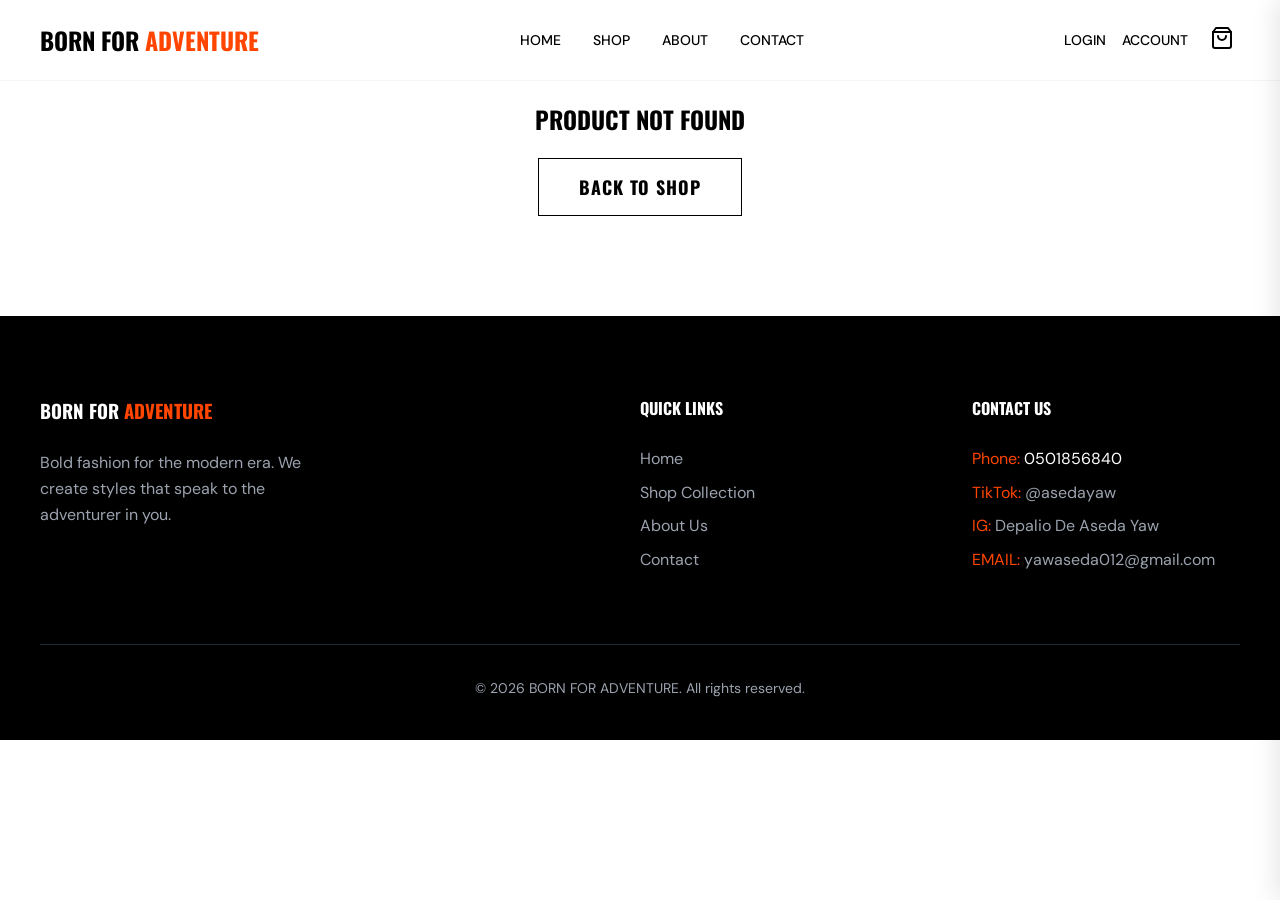
<file: product.html>
<!DOCTYPE html>
<html lang="en">
<head>
    <meta charset="UTF-8">
    <meta name="viewport" content="width=device-width, initial-scale=1.0">
    <title>Product Details | BORN FOR ADVENTURE</title>
    <link rel="icon" type="image/png" href="/favicon.png" />
    <link rel="preconnect" href="https://fonts.googleapis.com">
    <link rel="preconnect" href="https://fonts.gstatic.com" crossorigin>
    <link href="https://fonts.googleapis.com/css2?family=DM+Sans:ital,opsz,wght@0,9..40,100..1000;1,9..40,100..1000&family=Oswald:wght@200..700&display=swap" rel="stylesheet">
    <link rel="stylesheet" href="css/style.css">
</head>
<body class="light-page">

    <nav class="navbar">
        <div class="navbar-container">
            <button class="mobile-menu-btn">☰</button>
            <a href="index.html" class="logo">Born For <span class="text-accent">Adventure</span></a>
            <div class="nav-links">
                <a href="index.html" class="nav-link">Home</a>
                <a href="shop.html" class="nav-link">Shop</a>
                <a href="about.html" class="nav-link">About</a>
                <a href="contact.html" class="nav-link">Contact</a>
            </div>
            <div class="nav-actions">
                <a href="login.html" class="nav-link">Login</a>
                <a href="account.html" class="nav-link">Account</a>
                <button class="cart-btn">
                    <svg xmlns="http://www.w3.org/2000/svg" width="24" height="24" viewBox="0 0 24 24" fill="none" stroke="currentColor" stroke-width="2" stroke-linecap="round" stroke-linejoin="round"><path d="M6 2 3 6v14a2 2 0 0 0 2 2h14a2 2 0 0 0 2-2V6l-3-4Z"/><path d="M3 6h18"/><path d="M16 10a4 4 0 0 1-8 0"/></svg>
                    <span class="cart-count">0</span>
                </button>
            </div>
        </div>
    </nav>

    <div class="cart-overlay"></div>
    <div class="cart-drawer">
        <div class="cart-header">
            <h3>Your Cart</h3>
            <button class="close-cart-btn" style="border:none; background:none; cursor:pointer; font-size:1.5rem;">✕</button>
        </div>
        <div class="cart-items cart-items-list"></div>
        <div class="cart-footer">
            <div style="display:flex; justify-content:space-between; margin-bottom:16px; font-weight:700; text-transform:uppercase;">
                <span>Subtotal</span>
                <span class="cart-total-amount">?0.00</span>
            </div>
            <button class="btn btn-primary btn-block" style="margin-bottom:12px;">Checkout Now</button>
            <button class="btn btn-outline btn-block continue-shopping" style="border-color:black; color:black;">Continue Shopping</button>
        </div>
    </div>

    <div class="container" id="product-detail-container">
        <!-- Injected via JS -->
    </div>

    <footer class="footer">
        <div class="container">
            <div class="footer-grid">
                <div>
                    <h3 style="margin-bottom:24px;">Born For <span class="text-accent">Adventure</span></h3>
                    <p style="color:#9ca3af; max-width:300px;">Bold fashion for the modern era. We create styles that speak to the adventurer in you.</p>
                </div>
                <div>
                    <h4 style="margin-bottom:24px;">Quick Links</h4>
                    <ul class="footer-links">
                        <li><a href="index.html">Home</a></li>
                        <li><a href="shop.html">Shop Collection</a></li>
                        <li><a href="about.html">About Us</a></li>
                        <li><a href="contact.html">Contact</a></li>
                    </ul>
                </div>
                <div>
                    <h4 style="margin-bottom:24px;">Contact Us</h4>
                    <ul class="footer-links">
                         <li><span class="text-accent">Phone:</span> 0501856840</li>
                        <a href="https://www.tiktok.com/@asedayaw">
                        <li><span class="text-accent">TikTok:</span> @asedayaw</li>
                        </a>
                        <a href="https://www.instagram.com/depalio_de_aseda_yaw/">  
                        <li><span class="text-accent">IG:</span> Depalio De Aseda Yaw</li>
                        </a>
                        <span class="text-accent">EMAIL:</span>
                        <a href="https://mail.google.com/mail/?view=cm&fs=1&to=yawaseda012@gmail.com"
                            target="_blank">yawaseda012@gmail.com
                        </a>
                    </ul>
                </div>
            </div>
            <div class="footer-bottom">
                &copy; 2026 BORN FOR ADVENTURE. All rights reserved.
            </div>
        </div>
    </footer>

    <script src="js/data.js"></script>
    <script src="js/utils.js"></script>
    <script src="js/auth.js"></script>
    <script src="js/script.js"></script>
</body>
</html>
</file>
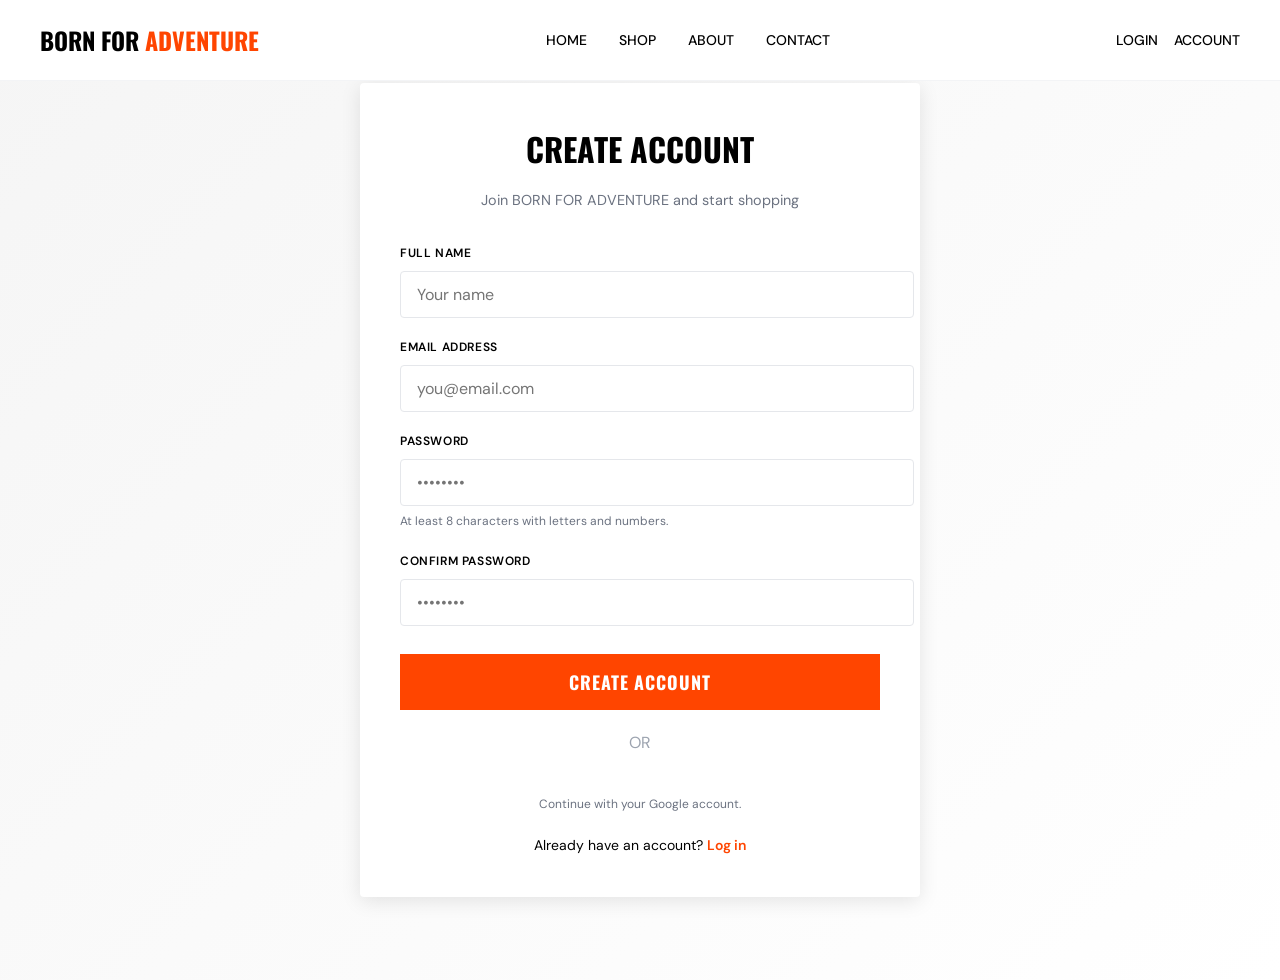
<file: register.html>
<!DOCTYPE html>
<html lang="en">
<head>
    <meta charset="UTF-8">
    <meta name="viewport" content="width=device-width, initial-scale=1.0">
    <title>Create Account | BORN FOR ADVENTURE</title>
    <link rel="icon" type="image/png" href="/favicon.png" />
    <link rel="preconnect" href="https://fonts.googleapis.com">
    <link rel="preconnect" href="https://fonts.gstatic.com" crossorigin>
    <link href="https://fonts.googleapis.com/css2?family=DM+Sans:ital,opsz,wght@0,9..40,100..1000;1,9..40,100..1000&family=Oswald:wght@200..700&display=swap" rel="stylesheet">
    <link rel="stylesheet" href="css/style.css">
    <style>
        .auth-container {
            min-height: 100vh;
            display: flex;
            align-items: center;
            justify-content: center;
            padding: 40px 20px;
            background: linear-gradient(135deg, #f5f5f5 0%, #ffffff 100%);
        }

        .auth-card {
            background: white;
            border-radius: 4px;
            box-shadow: 0 4px 20px rgba(0, 0, 0, 0.1);
            padding: 40px;
            max-width: 480px;
            width: 100%;
        }

        .auth-header {
            text-align: center;
            margin-bottom: 32px;
        }

        .auth-header h1 {
            font-size: 2rem;
            font-weight: 700;
            margin-bottom: 8px;
            text-transform: uppercase;
        }

        .auth-header p {
            color: #6b7280;
            font-size: 0.9rem;
        }

        .form-group {
            margin-bottom: 20px;
        }

        .form-group label {
            display: block;
            font-weight: 600;
            text-transform: uppercase;
            font-size: 0.75rem;
            margin-bottom: 8px;
            letter-spacing: 0.05em;
        }

        .form-group input {
            width: 100%;
            padding: 12px 16px;
            border: 1px solid #e5e7eb;
            border-radius: 4px;
            font-family: 'DM Sans', sans-serif;
            font-size: 1rem;
            transition: border-color 0.2s;
        }

        .form-group input:focus {
            outline: none;
            border-color: var(--color-accent);
        }

        .helper-text {
            font-size: 0.75rem;
            color: #6b7280;
            margin-top: 6px;
        }

        .error-message {
            background-color: #fee2e2;
            color: #991b1b;
            padding: 12px 16px;
            border-radius: 4px;
            margin-bottom: 20px;
            font-size: 0.875rem;
            display: none;
        }

        .error-message.show {
            display: block;
        }

        .google-wrap {
            display: flex;
            justify-content: center;
            margin-bottom: 20px;
        }

        .google-hint {
            font-size: 0.75rem;
            color: #6b7280;
            text-align: center;
            margin-bottom: 16px;
        }

        #register-btn {
            width: 100%;
            margin-top: 8px;
        }

        .auth-footer {
            text-align: center;
            font-size: 0.875rem;
            margin-top: 20px;
        }

        .auth-footer a {
            color: var(--color-accent);
            text-decoration: none;
            font-weight: 600;
        }

        .auth-footer a:hover {
            text-decoration: underline;
        }

        @media (max-width: 640px) {
            .auth-card {
                padding: 24px;
            }

            .auth-header h1 {
                font-size: 1.5rem;
            }
        }
    </style>
</head>
<body class="light-page">

    <nav class="navbar">
        <div class="navbar-container">
            <button class="mobile-menu-btn">â˜°</button>
            <a href="index.html" class="logo">Born For <span class="text-accent">Adventure</span></a>
            <div class="nav-links">
                <a href="index.html" class="nav-link">Home</a>
                <a href="shop.html" class="nav-link">Shop</a>
                <a href="about.html" class="nav-link">About</a>
                <a href="contact.html" class="nav-link">Contact</a>
            </div>
            <div class="nav-actions">
                <a href="login.html" class="nav-link">Login</a>
                <a href="account.html" class="nav-link">Account</a>
            </div>
        </div>
    </nav>

    <div class="auth-container">
        <div class="auth-card">
            <div class="auth-header">
                <h1>Create Account</h1>
                <p>Join BORN FOR ADVENTURE and start shopping</p>
            </div>

            <form id="register-form">
                <div class="error-message" id="auth-message"></div>

                <div class="form-group">
                    <label for="name">Full Name</label>
                    <input type="text" id="name" name="name" placeholder="Your name" required>
                </div>

                <div class="form-group">
                    <label for="email">Email Address</label>
                    <input type="email" id="email" name="email" placeholder="you@email.com" required>
                </div>

                <div class="form-group">
                    <label for="password">Password</label>
                    <input type="password" id="password" name="password" placeholder="••••••••" required>
                    <div class="helper-text">At least 8 characters with letters and numbers.</div>
                </div>

                <div class="form-group">
                    <label for="confirm">Confirm Password</label>
                    <input type="password" id="confirm" name="confirm" placeholder="••••••••" required>
                </div>

                <button type="submit" id="register-btn" class="btn btn-primary">Create Account</button>
            </form>

            <div class="auth-divider" style="text-align:center; margin:20px 0; color:#9ca3af;">
                <span>OR</span>
            </div>
            <div class="google-wrap">
                <div id="google-signin"></div>
            </div>
            <div class="google-hint">Continue with your Google account.</div>

            <div class="auth-footer">
                Already have an account? <a href="login.html">Log in</a>
            </div>
        </div>
    </div>

    <script src="js/utils.js"></script>
    <script src="https://accounts.google.com/gsi/client" async defer></script>
    <script src="js/auth.js"></script>

</body>
</html>
</file>
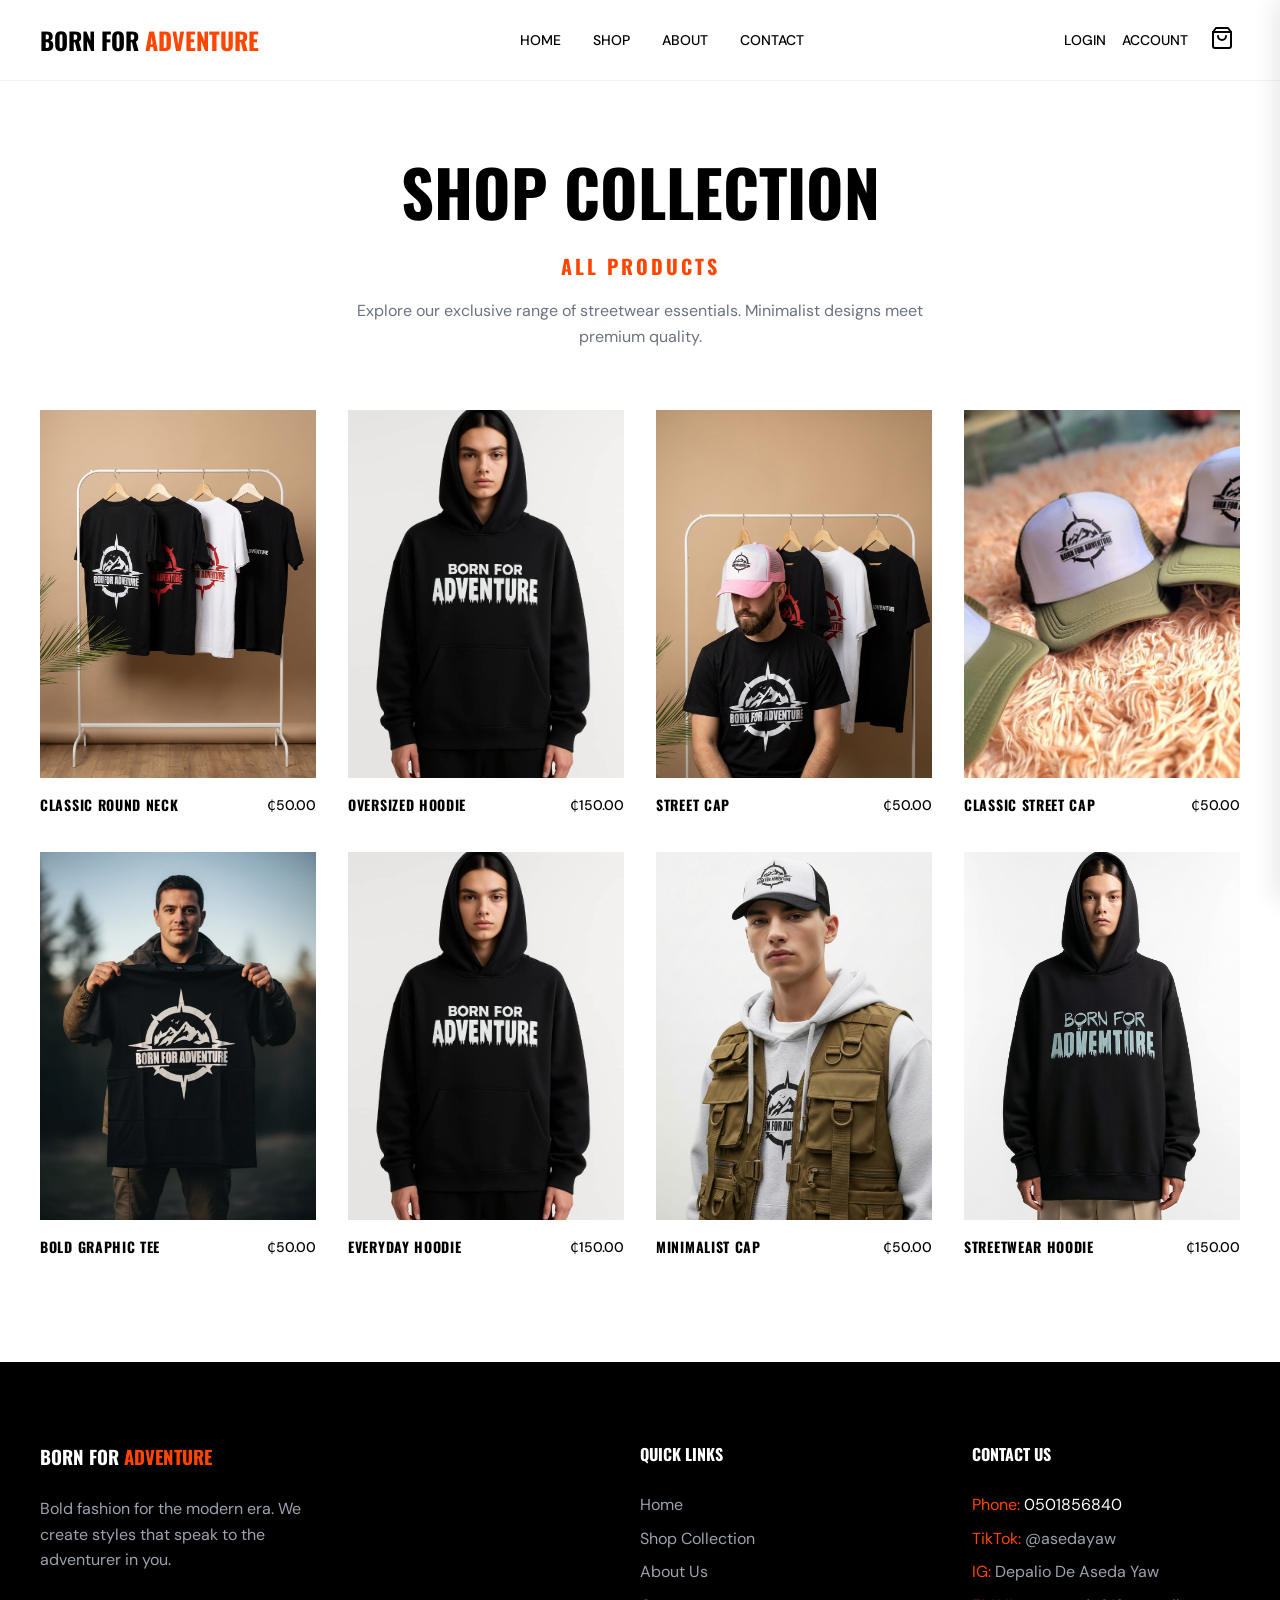
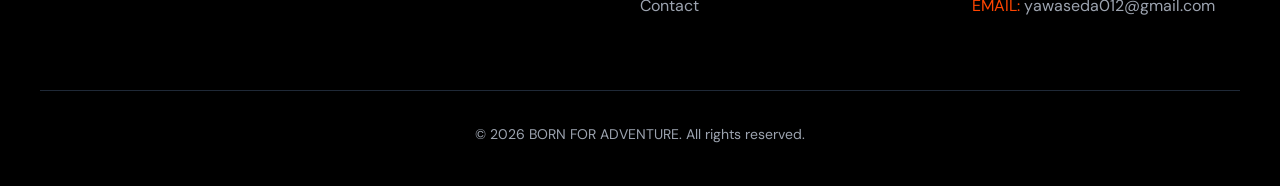
<file: shop.html>
<!DOCTYPE html>
<html lang="en">
<head>
    <meta charset="UTF-8">
    <meta name="viewport" content="width=device-width, initial-scale=1.0">
    <title>Shop | BORN FOR ADVENTURE</title>
    <link rel="icon" type="image/png" href="/favicon.png" />
    <link rel="preconnect" href="https://fonts.googleapis.com">
    <link rel="preconnect" href="https://fonts.gstatic.com" crossorigin>
    <link href="https://fonts.googleapis.com/css2?family=DM+Sans:ital,opsz,wght@0,9..40,100..1000;1,9..40,100..1000&family=Oswald:wght@200..700&display=swap" rel="stylesheet">
    <link rel="stylesheet" href="css/style.css">
</head>
<body class="light-page">

    <nav class="navbar">
        <div class="navbar-container">
            <button class="mobile-menu-btn">☰</button>
            <a href="index.html" class="logo">Born For <span class="text-accent">Adventure</span></a>
            <div class="nav-links">
                <a href="index.html" class="nav-link">Home</a>
                <a href="shop.html" class="nav-link">Shop</a>
                <a href="about.html" class="nav-link">About</a>
                <a href="contact.html" class="nav-link">Contact</a>
            </div>
            <div class="nav-actions">
                <a href="login.html" class="nav-link">Login</a>
                <a href="account.html" class="nav-link">Account</a>
                <button class="cart-btn">
                    <svg xmlns="http://www.w3.org/2000/svg" width="24" height="24" viewBox="0 0 24 24" fill="none" stroke="currentColor" stroke-width="2" stroke-linecap="round" stroke-linejoin="round"><path d="M6 2 3 6v14a2 2 0 0 0 2 2h14a2 2 0 0 0 2-2V6l-3-4Z"/><path d="M3 6h18"/><path d="M16 10a4 4 0 0 1-8 0"/></svg>
                    <span class="cart-count">0</span>
                </button>
            </div>
        </div>
    </nav>

    <div class="cart-overlay"></div>
    <div class="cart-drawer">
        <div class="cart-header">
            <h3>Your Cart</h3>
            <button class="close-cart-btn" style="border:none; background:none; cursor:pointer; font-size:1.5rem;">✕</button>
        </div>
        <div class="cart-items cart-items-list"></div>
        <div class="cart-footer">
            <div style="display:flex; justify-content:space-between; margin-bottom:16px; font-weight:700; text-transform:uppercase;">
                <span>Subtotal</span>
                <span class="cart-total-amount">?0.00</span>
            </div>
            <button class="btn btn-primary btn-block" style="margin-bottom:12px;">Checkout Now</button>
            <button class="btn btn-outline btn-block continue-shopping" style="border-color:black; color:black;">Continue Shopping</button>
        </div>
    </div>

    <div class="section" style="padding-top: 140px;">
        <div class="container">
            <div style="text-align:center; margin-bottom:60px;">
                <h1 style="font-size:4rem; margin-bottom:8px;">Shop Collection</h1>
                <h2 id="current-category-title" style="font-size:1.25rem; letter-spacing:0.15em; margin-bottom:16px; color:var(--color-accent);">ALL PRODUCTS</h2>
                <p id="category-description" style="color:#6b7280; max-width:600px; margin:0 auto;">Explore our exclusive range of streetwear essentials. Minimalist designs meet premium quality.</p>
            </div>
            
            <div class="grid-4" id="shop-products">
                <!-- Products injected via JS -->
            </div>
        </div>
    </div>

    <footer class="footer">
        <div class="container">
            <div class="footer-grid">
                <div>
                    <h3 style="margin-bottom:24px;">Born For <span class="text-accent">Adventure</span></h3>
                    <p style="color:#9ca3af; max-width:300px;">Bold fashion for the modern era. We create styles that speak to the adventurer in you.</p>
                </div>
                <div>
                    <h4 style="margin-bottom:24px;">Quick Links</h4>
                    <ul class="footer-links">
                        <li><a href="index.html">Home</a></li>
                        <li><a href="shop.html">Shop Collection</a></li>
                        <li><a href="about.html">About Us</a></li>
                        <li><a href="contact.html">Contact</a></li>
                    </ul>
                </div>
                <div>
                    <h4 style="margin-bottom:24px;">Contact Us</h4>
                    <ul class="footer-links">
                         <li><span class="text-accent">Phone:</span> 0501856840</li>
                        <a href="https://www.tiktok.com/@asedayaw">
                        <li><span class="text-accent">TikTok:</span> @asedayaw</li>
                        </a>
                        <a href="https://www.instagram.com/depalio_de_aseda_yaw/">  
                        <li><span class="text-accent">IG:</span> Depalio De Aseda Yaw</li>
                        </a>
                        <span class="text-accent">EMAIL:</span>
                        <a href="https://mail.google.com/mail/?view=cm&fs=1&to=yawaseda012@gmail.com"
                            target="_blank">yawaseda012@gmail.com
                        </a>
                    </ul>
                </div>
            </div>
            <div class="footer-bottom">
                &copy; 2026 BORN FOR ADVENTURE. All rights reserved.
            </div>
        </div>
    </footer>

    <script src="js/data.js"></script>
    <script src="js/utils.js"></script>
    <script src="js/auth.js"></script>
    <script src="js/script.js"></script>
</body>
</html>
</file>
<file: css/style.css>
/* style.css – main layout & design */

@import url('theme.css');
@import url('components.css');
@import url('animations.css');
@import url('responsive.css');

/* Navigation */
.navbar {
  position: fixed;
  top: 0;
  left: 0;
  right: 0;
  z-index: 100;
  padding: 0;
  height: 80px;
  display: flex;
  align-items: center;
}

.navbar.scrolled {
  background-color: rgba(255, 255, 255, 0.95);
  backdrop-filter: blur(10px);
  border-bottom: 1px solid var(--color-gray-light);
}

.navbar.scrolled .nav-link, 
.navbar.scrolled .logo,
.navbar.scrolled .cart-icon {
  color: var(--color-black);
}

.navbar-container {
  display: flex;
  justify-content: space-between;
  align-items: center;
  width: 100%;
  padding: 0 var(--spacing-md);
  max-width: var(--container-width);
  margin: 0 auto;
}

.logo {
  font-family: var(--font-heading);
  font-size: 1.5rem;
  font-weight: 700;
  color: var(--color-white);
  text-transform: uppercase;
}

.nav-links {
  display: flex;
  gap: var(--spacing-lg);
}

.nav-link {
  font-size: 0.875rem;
  font-weight: 500;
  text-transform: uppercase;
  color: rgba(255, 255, 255, 0.9);
}

.nav-link:hover {
  color: var(--color-accent);
}

.nav-actions {
  display: flex;
  align-items: center;
  gap: var(--spacing-md);
}

.cart-btn {
  background: none;
  border: none;
  cursor: pointer;
  position: relative;
  color: var(--color-white);
}

.cart-count {
  position: absolute;
  top: -5px;
  right: -5px;
  background-color: var(--color-accent);
  color: var(--color-white);
  font-size: 0.75rem;
  width: 18px;
  height: 18px;
  border-radius: 50%;
  display: flex;
  align-items: center;
  justify-content: center;
  font-weight: 700;
}

.mobile-menu-btn {
  display: none;
  background: none;
  border: none;
  color: var(--color-white);
  font-size: 1.5rem;
  cursor: pointer;
}

/* Hero Section */
.hero {
  height: 100vh;
  position: relative;
  display: flex;
  align-items: center;
  color: var(--color-white);
  background-color: var(--color-black);
  overflow: hidden;
}

.hero-bg {
  position: absolute;
  inset: 0;
  z-index: 0;
}

.hero-bg img {
  width: 100%;
  height: 100%;
  object-fit: cover;
  opacity: 0.6;
}

.hero-overlay {
  position: absolute;
  inset: 0;
  background: linear-gradient(to top, rgba(0,0,0,1), transparent 50%);
  z-index: 1;
}

.hero-content {
  position: relative;
  z-index: 2;
  padding-top: 80px;
}

.hero-subtitle {
  color: var(--color-accent);
  font-size: 1.25rem;
  font-weight: 700;
  text-transform: uppercase;
  letter-spacing: 0.2em;
  margin-bottom: var(--spacing-md);
  display: block;
}

.hero-title {
  font-size: 6rem;
  line-height: 0.9;
  margin-bottom: var(--spacing-lg);
}

.hero-desc {
  font-size: 1.25rem;
  color: #d1d5db;
  max-width: 600px;
  margin-bottom: var(--spacing-xl);
}

.hero-btns {
  display: flex;
  gap: var(--spacing-md);
}

/* Features Strip */
.features-strip {
  background-color: var(--color-black);
  color: var(--color-white);
  border-bottom: 1px solid var(--color-gray-dark);
  padding: var(--spacing-lg) 0;
}

.features-grid {
  display: grid;
  grid-template-columns: repeat(3, 1fr);
  gap: var(--spacing-md);
}

.feature-item {
  display: flex;
  align-items: center;
  gap: var(--spacing-md);
  padding: var(--spacing-md);
  border: 1px solid var(--color-gray-dark);
}

.feature-icon {
  color: var(--color-accent);
  width: 32px;
  height: 32px;
}

/* Section Styling */
.section {
  padding: 100px 0;
}

.section-header {
  display: flex;
  justify-content: space-between;
  align-items: flex-end;
  margin-bottom: var(--spacing-xl);
}

.section-title {
  font-size: 3rem;
  margin-bottom: var(--spacing-sm);
}

.section-line {
  height: 4px;
  width: 80px;
  background-color: var(--color-accent);
}

/* Grids */
.grid-3 {
  display: grid;
  grid-template-columns: repeat(3, 1fr);
  gap: var(--spacing-lg);
}

.grid-4 {
  display: grid;
  grid-template-columns: repeat(4, 1fr);
  gap: var(--spacing-lg);
}

/* CTA Section */
.cta-section {
  background-color: var(--color-gray-light);
}

.cta-grid {
  display: grid;
  grid-template-columns: 1fr 1fr;
  gap: var(--spacing-xl);
  align-items: center;
}

.cta-image {
  aspect-ratio: 1;
  background-color: #e5e7eb;
}

.cta-image img {
  width: 100%;
  height: 100%;
  object-fit: cover;
  filter: grayscale(100%);
  transition: filter 0.5s ease;
}

.cta-image:hover img {
  filter: grayscale(0%);
}

.cta-list {
  display: grid;
  grid-template-columns: repeat(auto-fit, minmax(180px, 1fr));
  gap: var(--spacing-md);
  margin-top: var(--spacing-lg);
}

.cta-item {
  background-color: var(--color-white);
  padding: var(--spacing-md);
  border: 1px solid var(--color-gray-light);
  display: flex;
  justify-content: space-between;
  align-items: center;
  font-weight: 700;
  text-transform: uppercase;
  font-size: 0.875rem;
}

.cta-item:hover {
  border-color: var(--color-accent);
  color: var(--color-accent);
}

/* Footer */
.footer {
  background-color: var(--color-black);
  color: var(--color-white);
  padding: 80px 0 40px;
}

.footer-grid {
  display: grid;
  grid-template-columns: 2fr 1fr 1fr;
  gap: var(--spacing-xl);
  margin-bottom: var(--spacing-xl);
}

.footer-links li {
  margin-bottom: var(--spacing-sm);
}

.footer-links a {
  color: var(--color-gray-medium);
}

.footer-links a:hover {
  color: var(--color-white);
}

.footer-bottom {
  border-top: 1px solid var(--color-gray-dark);
  padding-top: var(--spacing-lg);
  text-align: center;
  color: var(--color-gray-medium);
  font-size: 0.875rem;
}

/* Product Details Page */
.product-details-grid {
  display: grid;
  grid-template-columns: 1fr 1fr;
  gap: var(--spacing-xl);
  padding-top: 100px; /* Spacer for fixed nav */
}

.size-selector {
  display: flex;
  gap: var(--spacing-sm);
  margin-bottom: var(--spacing-lg);
}

.size-btn {
  width: 48px;
  height: 48px;
  border: 1px solid var(--color-gray-light);
  background: none;
  cursor: pointer;
  font-weight: 700;
}

.size-btn.active, .size-btn:hover {
  border-color: var(--color-black);
  background-color: var(--color-black);
  color: var(--color-white);
}

/* About Page */
.about-hero {
  text-align: center;
  padding-top: 120px;
  margin-bottom: var(--spacing-xl);
}

.prose {
  max-width: 800px;
  margin: 0 auto;
  font-size: 1.125rem;
}

/* Contact Page */
.contact-grid {
  display: grid;
  grid-template-columns: 1fr 1fr;
  gap: var(--spacing-xl);
  padding-top: 100px;
}

.contact-info-item {
  display: flex;
  gap: var(--spacing-md);
  margin-bottom: var(--spacing-lg);
}

.icon-box {
  background-color: rgba(255, 69, 0, 0.1);
  padding: var(--spacing-sm);
  color: var(--color-accent);
}

/* Navbar for light pages */
.light-page .navbar {
  background-color: rgba(255,255,255,0.95);
  backdrop-filter: blur(10px);
  border-bottom: 1px solid var(--color-gray-light);
}

.light-page .navbar .logo,
.light-page .navbar .nav-link,
.light-page .navbar .cart-btn {
  color: var(--color-black);
}
</file>
<file: css/account.css>
.dashboard-container {
            display: grid;
            grid-template-columns: 250px 1fr;
            gap: 40px;
            margin-top: 140px;
            margin-bottom: 60px;
        }

        .dashboard-sidebar {
            background: #f9fafb;
            padding: 24px;
            border-radius: 4px;
            height: fit-content;
        }

        .dashboard-nav {
            display: flex;
            flex-direction: column;
            gap: 12px;
        }

        .dashboard-nav a, 
        .dashboard-nav button {
            padding: 12px 16px;
            border: none;
            background: none;
            text-align: left;
            cursor: pointer;
            border-radius: 4px;
            font-weight: 600;
            text-transform: uppercase;
            font-size: 0.875rem;
            transition: all 0.2s;
            color: #4b5563;
            text-decoration: none;
        }

        .dashboard-nav a:hover, 
        .dashboard-nav button:hover {
            background-color: #e5e7eb;
            color: #000;
        }

        .dashboard-nav a.active {
            background-color: var(--color-accent);
            color: white;
        }

        .dashboard-content {
            background: white;
            padding: 40px;
            border-radius: 4px;
            border: 1px solid #e5e7eb;
        }

        .dashboard-section {
            display: none;
        }

        .dashboard-section.active {
            display: block;
        }

        .section-title {
            font-size: 1.75rem;
            font-weight: 700;
            margin-bottom: 24px;
            text-transform: uppercase;
        }

        .user-info {
            display: grid;
            grid-template-columns: repeat(auto-fit, minmax(250px, 1fr));
            gap: 24px;
            margin-bottom: 32px;
        }

        .info-item {
            background: #f9fafb;
            padding: 16px;
            border-radius: 4px;
        }

        .info-item label {
            display: block;
            font-weight: 600;
            text-transform: uppercase;
            font-size: 0.75rem;
            margin-bottom: 8px;
            color: #6b7280;
        }

        .info-item p {
            font-size: 1rem;
            color: #1f2937;
            margin: 0;
        }

        .orders-grid {
            border: 1px solid #e5e7eb;
            border-radius: 4px;
            overflow: hidden;
        }

        .order-item {
            padding: 20px;
            border-bottom: 1px solid #e5e7eb;
            display: grid;
            grid-template-columns: 1fr 1fr 1fr auto;
            gap: 20px;
            align-items: center;
        }

        .order-item:last-child {
            border-bottom: none;
        }

        .order-number {
            font-weight: 700;
            text-transform: uppercase;
        }

        .order-status {
            font-size: 0.875rem;
            padding: 4px 8px;
            border-radius: 4px;
            text-align: center;
        }

        .order-status.pending {
            background-color: #fef3c7;
            color: #92400e;
        }

        .order-status.completed {
            background-color: #d1fae5;
            color: #065f46;
        }

        .order-status.shipped {
            background-color: #bfdbfe;
            color: #1e40af;
        }

        .order-amount {
            font-weight: 700;
        }

        .form-group {
            margin-bottom: 24px;
        }

        .form-group label {
            display: block;
            font-weight: 600;
            text-transform: uppercase;
            font-size: 0.75rem;
            margin-bottom: 8px;
            letter-spacing: 0.05em;
        }

        .form-group input,
        .form-group select {
            width: 100%;
            padding: 12px 16px;
            border: 1px solid #e5e7eb;
            border-radius: 4px;
            font-family: 'DM Sans', sans-serif;
            font-size: 1rem;
        }

        .form-group input:focus,
        .form-group select:focus {
            outline: none;
            border-color: var(--color-accent);
        }

        .form-row {
            display: grid;
            grid-template-columns: 1fr 1fr;
            gap: 24px;
        }

        .empty-state {
            text-align: center;
            padding: 60px 20px;
            color: #9ca3af;
        }

        .empty-state p {
            font-size: 1rem;
            margin-bottom: 24px;
        }

        .btn-danger {
            background-color: #ef4444;
            color: white;
        }

        .btn-danger:hover {
            background-color: #dc2626;
        }

        .error-message {
            background-color: #fee2e2;
            color: #991b1b;
            padding: 12px 16px;
            border-radius: 4px;
            font-size: 0.875rem;
            display: none;
        }

        .error-message.show {
            display: block;
        }

        @media (max-width: 768px) {
            .dashboard-container {
                grid-template-columns: 1fr;
            }

            .order-item {
                grid-template-columns: 1fr;
            }

            .form-row {
                grid-template-columns: 1fr;
            }
        }
</file>
<file: css/login.css>
.auth-container {
            min-height: 100vh;
            display: flex;
            align-items: center;
            justify-content: center;
            padding: 40px 20px;
            background: linear-gradient(135deg, #f5f5f5 0%, #ffffff 100%);
        }

        .auth-card {
            background: white;
            border-radius: 4px;
            box-shadow: 0 4px 20px rgba(0, 0, 0, 0.1);
            padding: 40px;
            max-width: 450px;
            width: 100%;
        }

        .auth-header {
            text-align: center;
            margin-bottom: 40px;
        }

        .auth-header h1 {
            font-size: 2rem;
            font-weight: 700;
            margin-bottom: 8px;
            text-transform: uppercase;
        }

        .auth-header p {
            color: #6b7280;
            font-size: 0.9rem;
        }

        .form-group {
            margin-bottom: 24px;
        }

        .form-group label {
            display: block;
            font-weight: 600;
            text-transform: uppercase;
            font-size: 0.75rem;
            margin-bottom: 8px;
            letter-spacing: 0.05em;
        }

        .form-group input {
            width: 100%;
            padding: 12px 16px;
            border: 1px solid #e5e7eb;
            border-radius: 4px;
            font-family: 'DM Sans', sans-serif;
            font-size: 1rem;
            transition: border-color 0.2s;
        }

        .form-group input:focus {
            outline: none;
            border-color: var(--color-accent);
        }

        .form-group input::placeholder {
            color: #9ca3af;
        }

        .form-group small {
            display: block;
            color: #ef4444;
            font-size: 0.75rem;
            margin-top: 4px;
        }

        .remember-forgot {
            display: flex;
            justify-content: space-between;
            align-items: center;
            margin-bottom: 24px;
            font-size: 0.875rem;
        }

        .remember-forgot label {
            display: flex;
            align-items: center;
            gap: 8px;
            margin: 0;
            font-weight: 500;
            text-transform: none;
            letter-spacing: normal;
        }

        .remember-forgot a {
            color: var(--color-accent);
            text-decoration: none;
            font-weight: 600;
        }

        .remember-forgot a:hover {
            text-decoration: underline;
        }

        #login-btn {
            width: 100%;
            margin-bottom: 16px;
        }

        .auth-divider {
            text-align: center;
            margin-bottom: 24px;
            color: #9ca3af;
            font-size: 0.875rem;
            position: relative;
        }

        .auth-divider::before {
            content: '';
            position: absolute;
            top: 50%;
            left: 0;
            right: 0;
            height: 1px;
            background: #e5e7eb;
            z-index: 0;
        }

        .auth-divider span {
            background: white;
            padding: 0 12px;
            position: relative;
            z-index: 1;
        }

        .google-wrap {
            display: flex;
            justify-content: center;
            margin-bottom: 20px;
        }

        .google-hint {
            font-size: 0.75rem;
            color: #6b7280;
            text-align: center;
            margin-bottom: 16px;
        }

        .auth-footer {
            text-align: center;
            font-size: 0.875rem;
        }

        .auth-footer a {
            color: var(--color-accent);
            text-decoration: none;
            font-weight: 600;
        }

        .auth-footer a:hover {
            text-decoration: underline;
        }

        .error-message {
            background-color: #fee2e2;
            color: #991b1b;
            padding: 12px 16px;
            border-radius: 4px;
            margin-bottom: 24px;
            font-size: 0.875rem;
            display: none;
        }

        .error-message.show {
            display: block;
        }

        .modal-overlay {
            position: fixed;
            inset: 0;
            background: rgba(0,0,0,0.5);
            opacity: 0;
            pointer-events: none;
            transition: opacity 0.2s ease;
            z-index: 200;
        }

        .modal-overlay.open {
            opacity: 1;
            pointer-events: auto;
        }

        .modal {
            position: fixed;
            top: 50%;
            left: 50%;
            transform: translate(-50%, -50%) scale(0.96);
            background: white;
            padding: 32px;
            border-radius: 6px;
            width: 100%;
            max-width: 420px;
            box-shadow: 0 20px 50px rgba(0,0,0,0.2);
            opacity: 0;
            pointer-events: none;
            transition: all 0.2s ease;
            z-index: 201;
        }

        .modal.open {
            opacity: 1;
            pointer-events: auto;
            transform: translate(-50%, -50%) scale(1);
        }

        .modal h3 {
            margin-bottom: 16px;
            text-transform: uppercase;
        }

        .modal .close-btn {
            border: none;
            background: none;
            cursor: pointer;
            font-size: 1.25rem;
        }

        @media (max-width: 640px) {
            .auth-card {
                padding: 24px;
            }

            .auth-header h1 {
                font-size: 1.5rem;
            }
        }
</file>
